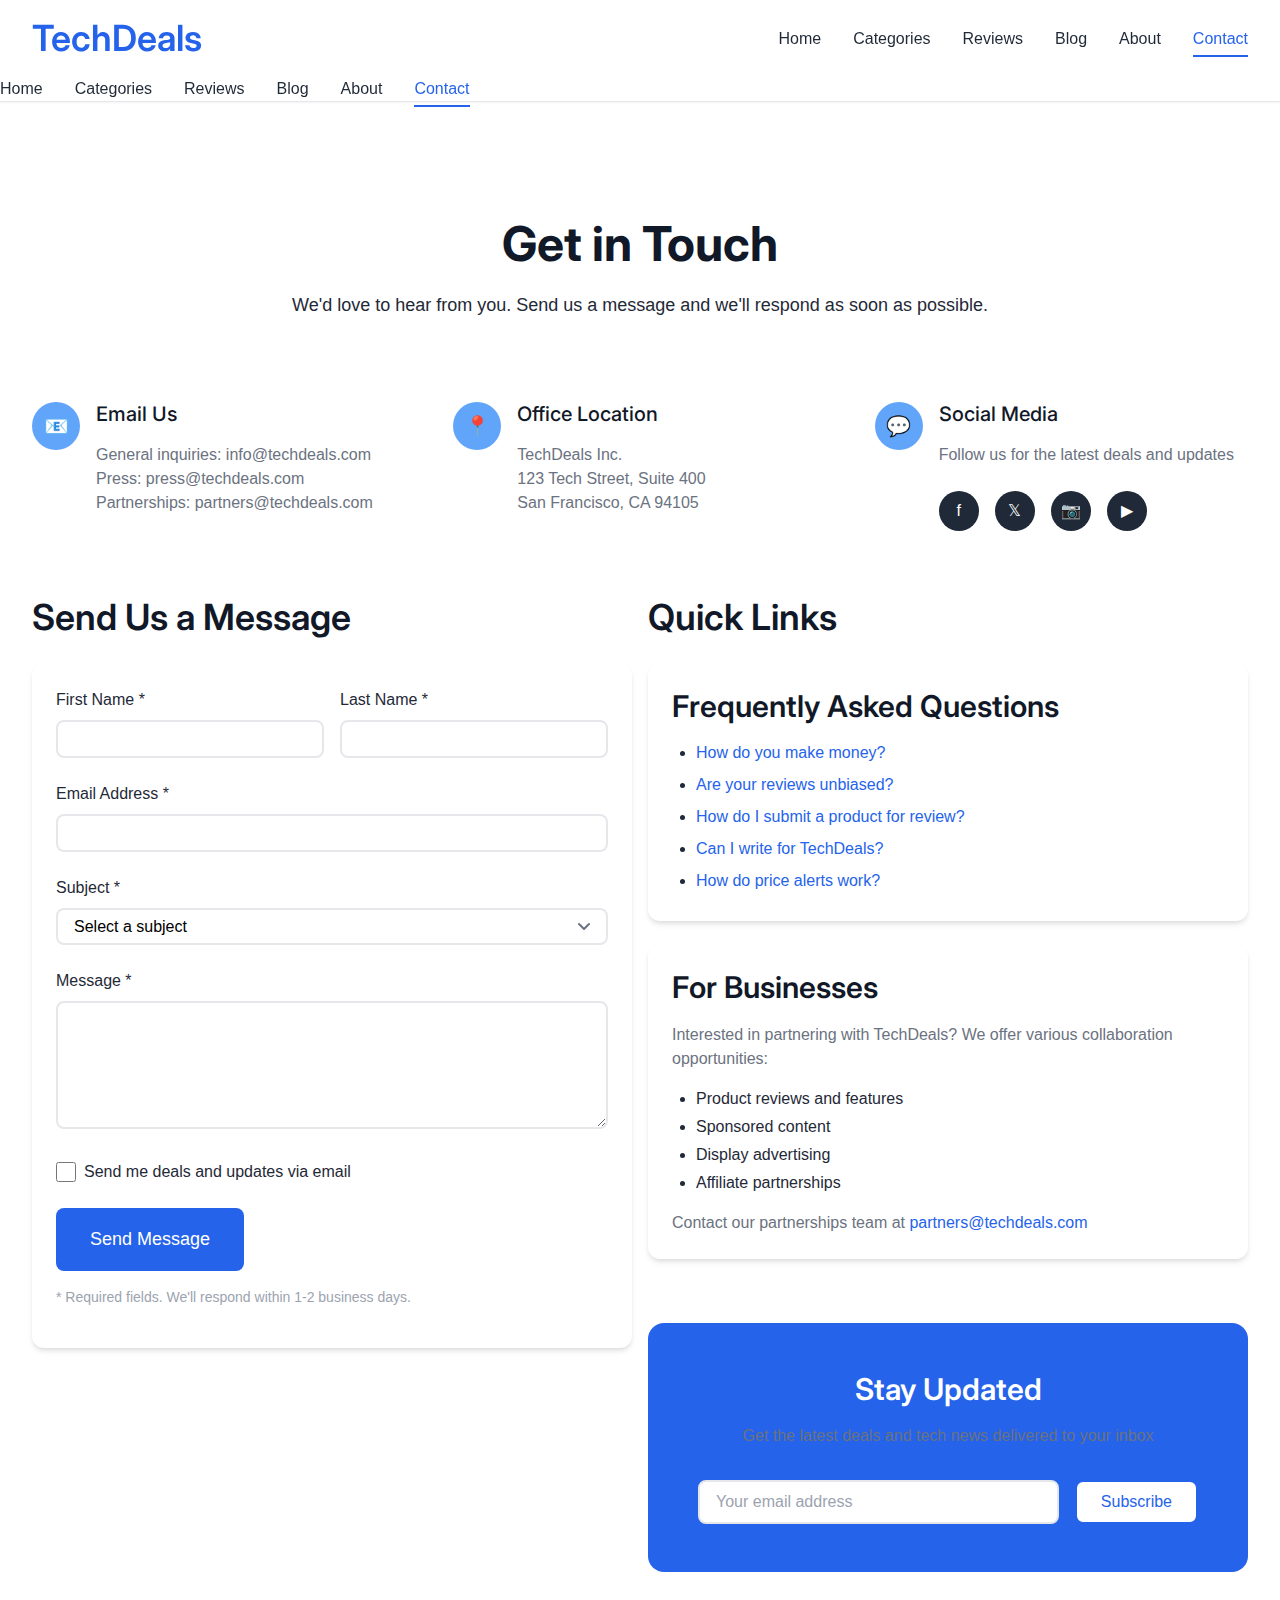
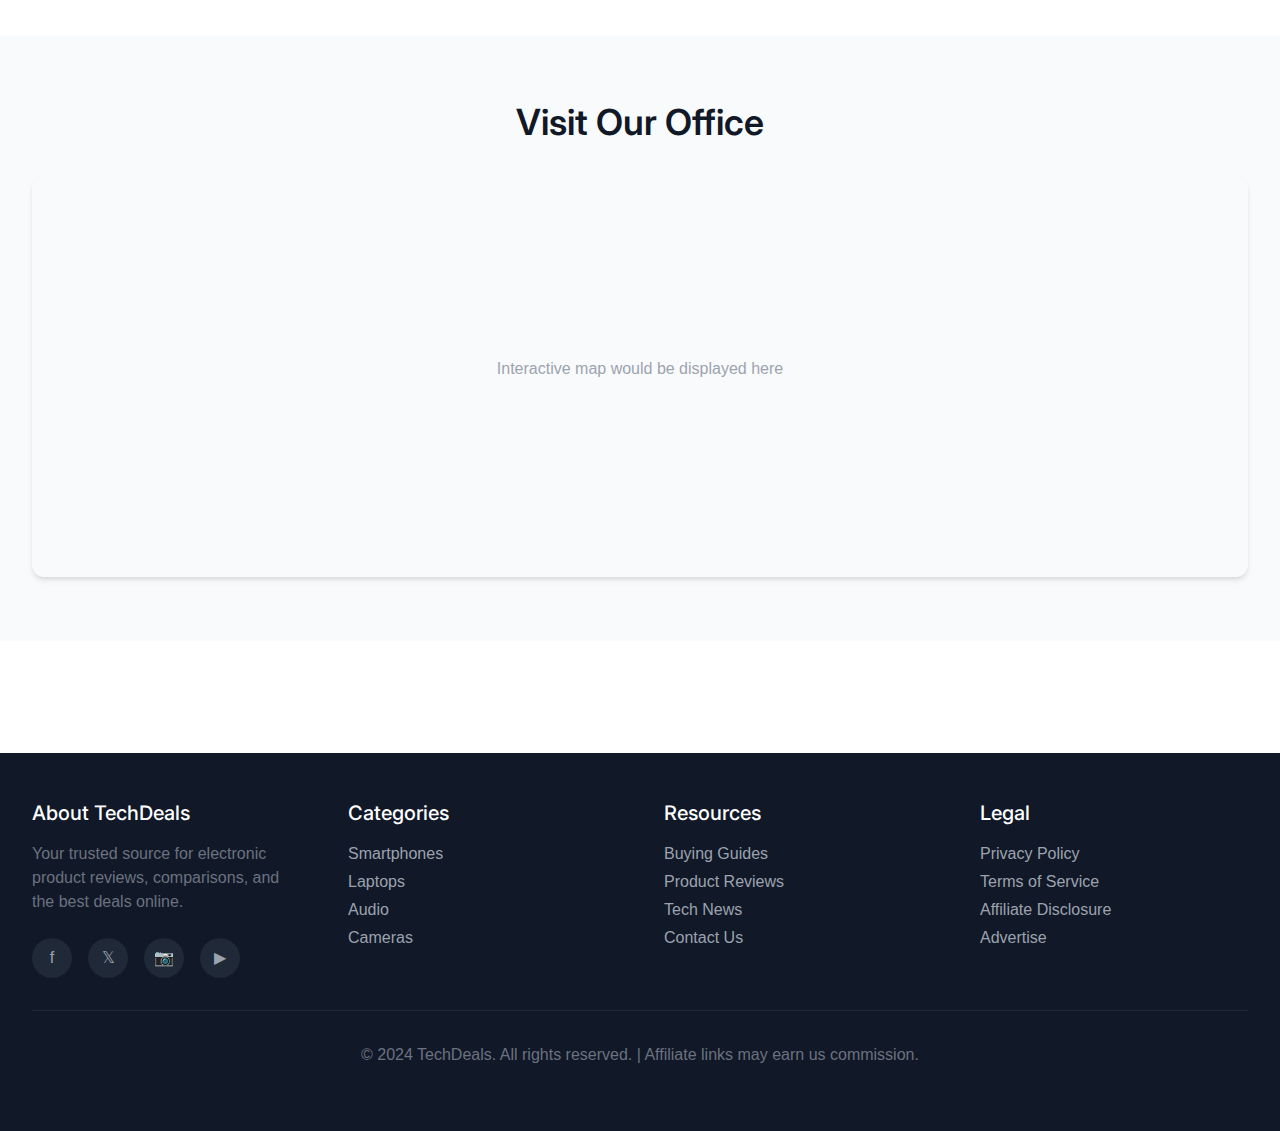
<file: contact.html>
<!DOCTYPE html>
<html lang="en">
<head>
    <meta charset="UTF-8">
    <meta name="viewport" content="width=device-width, initial-scale=1.0">
    <meta name="description" content="Contact TechDeals - Get in touch for partnerships, advertising, or general inquiries">
    <title>Contact Us - TechDeals</title>
    <link rel="stylesheet" href="css/styles.css">
</head>
<body>
    <div class="page-wrapper">
        <!-- Header -->
        <header class="header">
            <div class="container">
                <div class="header-inner">
                    <a href="index.html" class="logo">
                        <h2 style="color: var(--color-primary); margin: 0;">TechDeals</h2>
                    </a>
                    
                    <nav>
                        <ul class="nav desktop-only">
                            <li class="nav-item"><a href="index.html" class="nav-link">Home</a></li>
                            <li class="nav-item"><a href="categories.html" class="nav-link">Categories</a></li>
                            <li class="nav-item"><a href="reviews.html" class="nav-link">Reviews</a></li>
                            <li class="nav-item"><a href="blog.html" class="nav-link">Blog</a></li>
                            <li class="nav-item"><a href="about.html" class="nav-link">About</a></li>
                            <li class="nav-item"><a href="contact.html" class="nav-link active">Contact</a></li>
                        </ul>
                        
                        <button class="menu-toggle mobile-only" aria-label="Toggle navigation">
                            <span></span>
                            <span></span>
                            <span></span>
                        </button>
                    </nav>
                </div>
            </div>
            
            <!-- Mobile Navigation -->
            <ul class="nav">
                <li class="nav-item"><a href="index.html" class="nav-link">Home</a></li>
                <li class="nav-item"><a href="categories.html" class="nav-link">Categories</a></li>
                <li class="nav-item"><a href="reviews.html" class="nav-link">Reviews</a></li>
                <li class="nav-item"><a href="blog.html" class="nav-link">Blog</a></li>
                <li class="nav-item"><a href="about.html" class="nav-link">About</a></li>
                <li class="nav-item"><a href="contact.html" class="nav-link active">Contact</a></li>
            </ul>
            <div class="mobile-overlay"></div>
        </header>

        <!-- Main Content -->
        <main class="main">
            <!-- Page Header -->
            <section class="section pb-0">
                <div class="container">
                    <h1 class="text-center">Get in Touch</h1>
                    <p class="lead text-center">We'd love to hear from you. Send us a message and we'll respond as soon as possible.</p>
                </div>
            </section>

            <!-- Contact Info -->
            <section class="section">
                <div class="container">
                    <div class="contact-info mb-3xl">
                        <div class="contact-item">
                            <div class="contact-icon">
                                <span style="font-size: var(--text-xl);">📧</span>
                            </div>
                            <div>
                                <h4>Email Us</h4>
                                <p class="mb-0">General inquiries: info@techdeals.com</p>
                                <p class="mb-0">Press: press@techdeals.com</p>
                                <p>Partnerships: partners@techdeals.com</p>
                            </div>
                        </div>
                        
                        <div class="contact-item">
                            <div class="contact-icon">
                                <span style="font-size: var(--text-xl);">📍</span>
                            </div>
                            <div>
                                <h4>Office Location</h4>
                                <p class="mb-0">TechDeals Inc.</p>
                                <p class="mb-0">123 Tech Street, Suite 400</p>
                                <p>San Francisco, CA 94105</p>
                            </div>
                        </div>
                        
                        <div class="contact-item">
                            <div class="contact-icon">
                                <span style="font-size: var(--text-xl);">💬</span>
                            </div>
                            <div>
                                <h4>Social Media</h4>
                                <p class="mb-md">Follow us for the latest deals and updates</p>
                                <div class="social-links">
                                    <a href="#" class="social-link" aria-label="Facebook">f</a>
                                    <a href="#" class="social-link" aria-label="Twitter">𝕏</a>
                                    <a href="#" class="social-link" aria-label="Instagram">📷</a>
                                    <a href="#" class="social-link" aria-label="YouTube">▶</a>
                                </div>
                            </div>
                        </div>
                    </div>

                    <!-- Contact Form and Info -->
                    <div class="grid grid-cols-1 lg:grid-cols-2 gap-xl">
                        <!-- Contact Form -->
                        <div>
                            <h2 class="mb-lg">Send Us a Message</h2>
                            <form class="card">
                                <div class="card-body">
                                    <div class="grid grid-cols-1 md:grid-cols-2 gap-lg">
                                        <div class="form-group">
                                            <label for="first-name" class="form-label">First Name *</label>
                                            <input type="text" id="first-name" class="form-control" required>
                                        </div>
                                        <div class="form-group">
                                            <label for="last-name" class="form-label">Last Name *</label>
                                            <input type="text" id="last-name" class="form-control" required>
                                        </div>
                                    </div>
                                    
                                    <div class="form-group">
                                        <label for="email" class="form-label">Email Address *</label>
                                        <input type="email" id="email" class="form-control" required>
                                    </div>
                                    
                                    <div class="form-group">
                                        <label for="subject" class="form-label">Subject *</label>
                                        <select id="subject" class="form-control form-select" required>
                                            <option value="">Select a subject</option>
                                            <option value="general">General Inquiry</option>
                                            <option value="partnership">Partnership Opportunity</option>
                                            <option value="advertising">Advertising</option>
                                            <option value="press">Press Inquiry</option>
                                            <option value="feedback">Feedback</option>
                                            <option value="technical">Technical Issue</option>
                                        </select>
                                    </div>
                                    
                                    <div class="form-group">
                                        <label for="message" class="form-label">Message *</label>
                                        <textarea id="message" class="form-control" rows="6" required></textarea>
                                    </div>
                                    
                                    <div class="form-group">
                                        <div class="form-check">
                                            <input type="checkbox" id="newsletter" class="form-check-input">
                                            <label for="newsletter">Send me deals and updates via email</label>
                                        </div>
                                    </div>
                                    
                                    <button type="submit" class="btn btn-primary btn-lg">Send Message</button>
                                    
                                    <p class="text-small text-muted mt-md">* Required fields. We'll respond within 1-2 business days.</p>
                                </div>
                            </form>
                        </div>

                        <!-- Additional Info -->
                        <div>
                            <h2 class="mb-lg">Quick Links</h2>
                            
                            <!-- FAQ -->
                            <div class="card mb-lg">
                                <div class="card-body">
                                    <h3 class="mb-md">Frequently Asked Questions</h3>
                                    <ul class="mb-0">
                                        <li class="mb-sm"><a href="#">How do you make money?</a></li>
                                        <li class="mb-sm"><a href="#">Are your reviews unbiased?</a></li>
                                        <li class="mb-sm"><a href="#">How do I submit a product for review?</a></li>
                                        <li class="mb-sm"><a href="#">Can I write for TechDeals?</a></li>
                                        <li><a href="#">How do price alerts work?</a></li>
                                    </ul>
                                </div>
                            </div>

                            <!-- Business Inquiries -->
                            <div class="card mb-lg">
                                <div class="card-body">
                                    <h3 class="mb-md">For Businesses</h3>
                                    <p>Interested in partnering with TechDeals? We offer various collaboration opportunities:</p>
                                    <ul>
                                        <li>Product reviews and features</li>
                                        <li>Sponsored content</li>
                                        <li>Display advertising</li>
                                        <li>Affiliate partnerships</li>
                                    </ul>
                                    <p class="mb-0">Contact our partnerships team at <a href="mailto:partners@techdeals.com">partners@techdeals.com</a></p>
                                </div>
                            </div>

                            <!-- Newsletter -->
                            <div class="newsletter">
                                <h3>Stay Updated</h3>
                                <p>Get the latest deals and tech news delivered to your inbox</p>
                                <form class="newsletter-form">
                                    <input type="email" class="form-control" placeholder="Your email address" required>
                                    <button type="submit" class="btn btn-secondary">Subscribe</button>
                                </form>
                            </div>
                        </div>
                    </div>
                </div>
            </section>

            <!-- Map Section (Placeholder) -->
            <section class="section section-alt">
                <div class="container">
                    <h2 class="text-center mb-xl">Visit Our Office</h2>
                    <div class="card" style="height: 400px; background-color: var(--color-background-alt); display: flex; align-items: center; justify-content: center;">
                        <p class="text-muted">Interactive map would be displayed here</p>
                    </div>
                </div>
            </section>
        </main>

        <!-- Footer -->
        <footer class="footer">
            <div class="container">
                <div class="footer-content">
                    <div class="footer-section">
                        <h4>About TechDeals</h4>
                        <p>Your trusted source for electronic product reviews, comparisons, and the best deals online.</p>
                        <div class="social-links">
                            <a href="#" class="social-link" aria-label="Facebook">f</a>
                            <a href="#" class="social-link" aria-label="Twitter">𝕏</a>
                            <a href="#" class="social-link" aria-label="Instagram">📷</a>
                            <a href="#" class="social-link" aria-label="YouTube">▶</a>
                        </div>
                    </div>
                    
                    <div class="footer-section">
                        <h4>Categories</h4>
                        <ul>
                            <li><a href="category-detail.html">Smartphones</a></li>
                            <li><a href="category-detail.html">Laptops</a></li>
                            <li><a href="category-detail.html">Audio</a></li>
                            <li><a href="category-detail.html">Cameras</a></li>
                        </ul>
                    </div>
                    
                    <div class="footer-section">
                        <h4>Resources</h4>
                        <ul>
                            <li><a href="blog.html">Buying Guides</a></li>
                            <li><a href="reviews.html">Product Reviews</a></li>
                            <li><a href="blog.html">Tech News</a></li>
                            <li><a href="contact.html">Contact Us</a></li>
                        </ul>
                    </div>
                    
                    <div class="footer-section">
                        <h4>Legal</h4>
                        <ul>
                            <li><a href="legal.html">Privacy Policy</a></li>
                            <li><a href="legal.html">Terms of Service</a></li>
                            <li><a href="legal.html">Affiliate Disclosure</a></li>
                            <li><a href="contact.html">Advertise</a></li>
                        </ul>
                    </div>
                </div>
                
                <div class="footer-bottom">
                    <p>&copy; 2024 TechDeals. All rights reserved. | Affiliate links may earn us commission.</p>
                </div>
            </div>
        </footer>
    </div>

    <!-- Scroll to top button -->
    <button class="scroll-top" aria-label="Scroll to top">↑</button>

    <!-- Simple JavaScript for mobile menu -->
    <script>
        // Mobile menu toggle
        const menuToggle = document.querySelector('.menu-toggle');
        const nav = document.querySelector('.nav:not(.desktop-only)');
        const overlay = document.querySelector('.mobile-overlay');
        
        menuToggle?.addEventListener('click', () => {
            nav.classList.toggle('active');
            overlay.classList.toggle('active');
        });
        
        overlay?.addEventListener('click', () => {
            nav.classList.remove('active');
            overlay.classList.remove('active');
        });
        
        // Scroll to top
        const scrollTop = document.querySelector('.scroll-top');
        
        window.addEventListener('scroll', () => {
            if (window.scrollY > 300) {
                scrollTop.classList.add('visible');
            } else {
                scrollTop.classList.remove('visible');
            }
        });
        
        scrollTop?.addEventListener('click', () => {
            window.scrollTo({ top: 0, behavior: 'smooth' });
        });
        
        // Form submission (demo)
        const contactForm = document.querySelector('form');
        contactForm?.addEventListener('submit', (e) => {
            e.preventDefault();
            alert('Thank you for your message! We\'ll get back to you soon.');
            contactForm.reset();
        });
    </script>
</body>
</html>
</file>
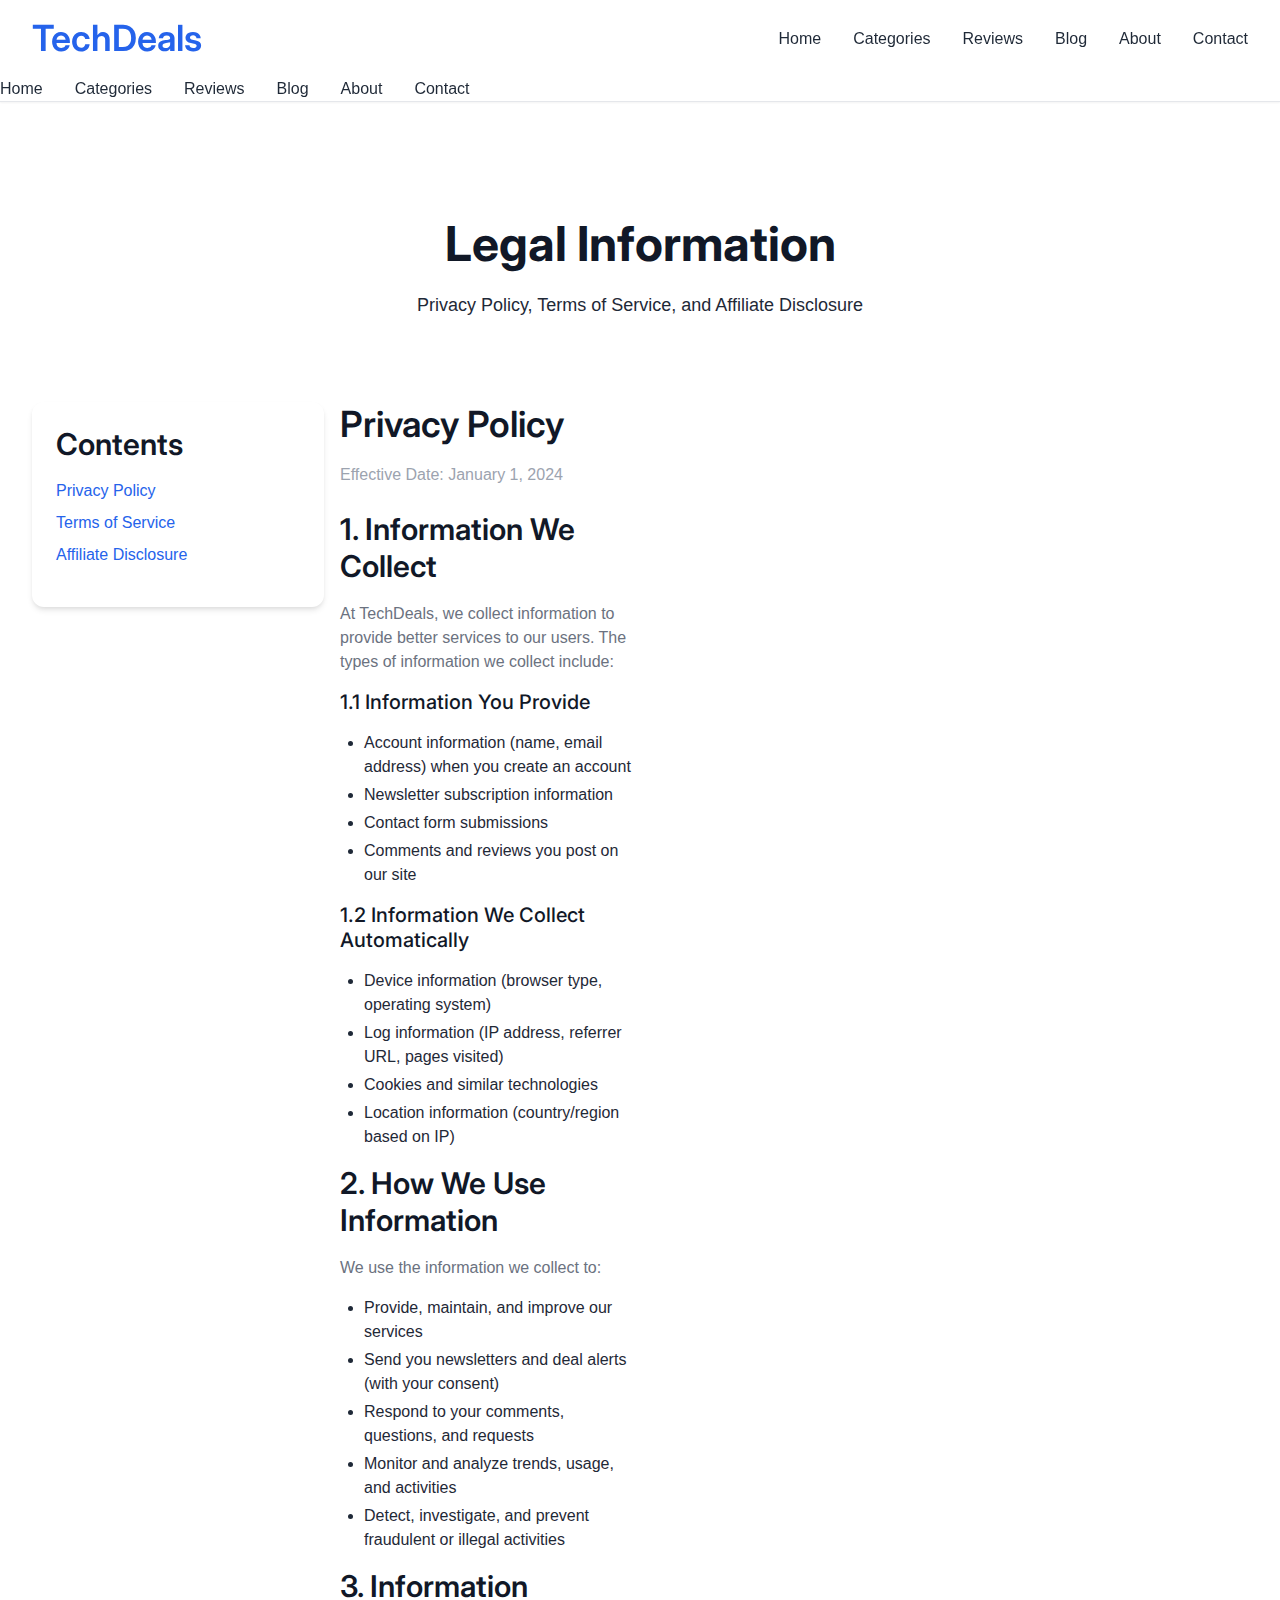
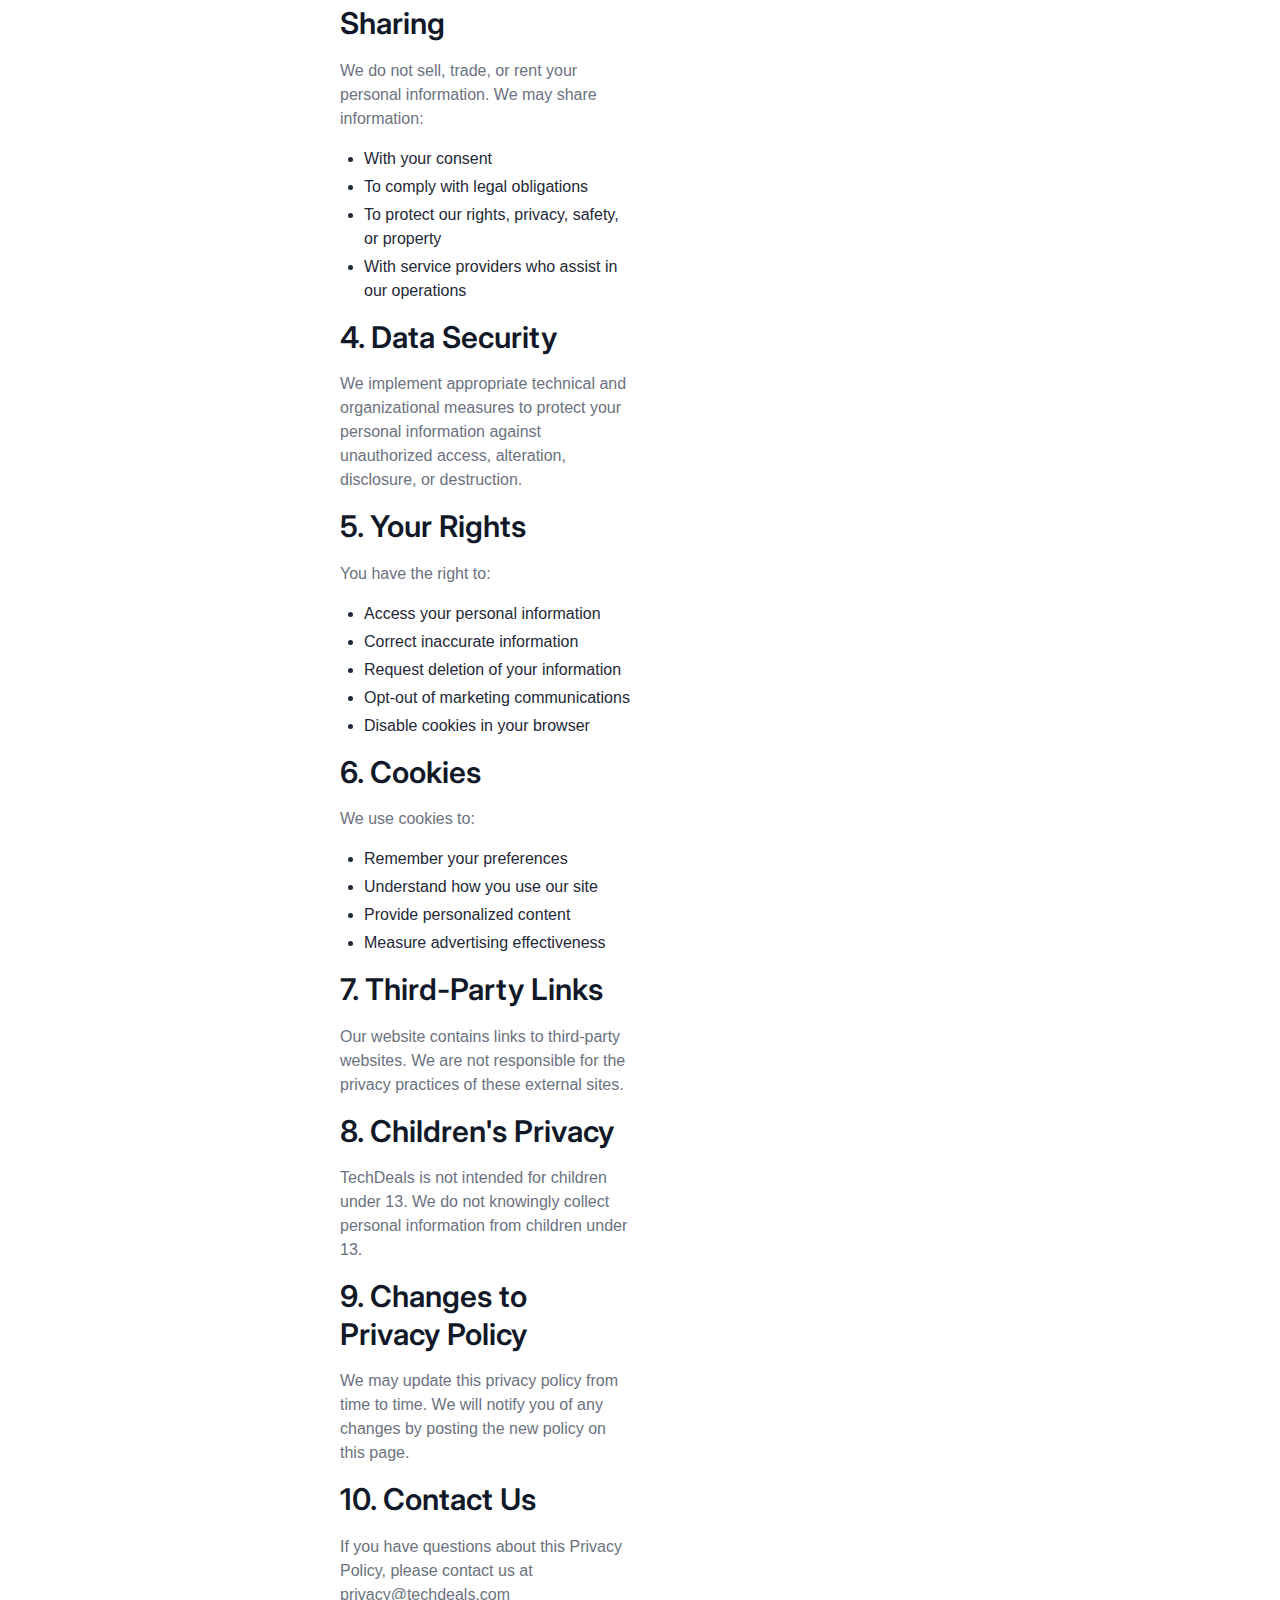
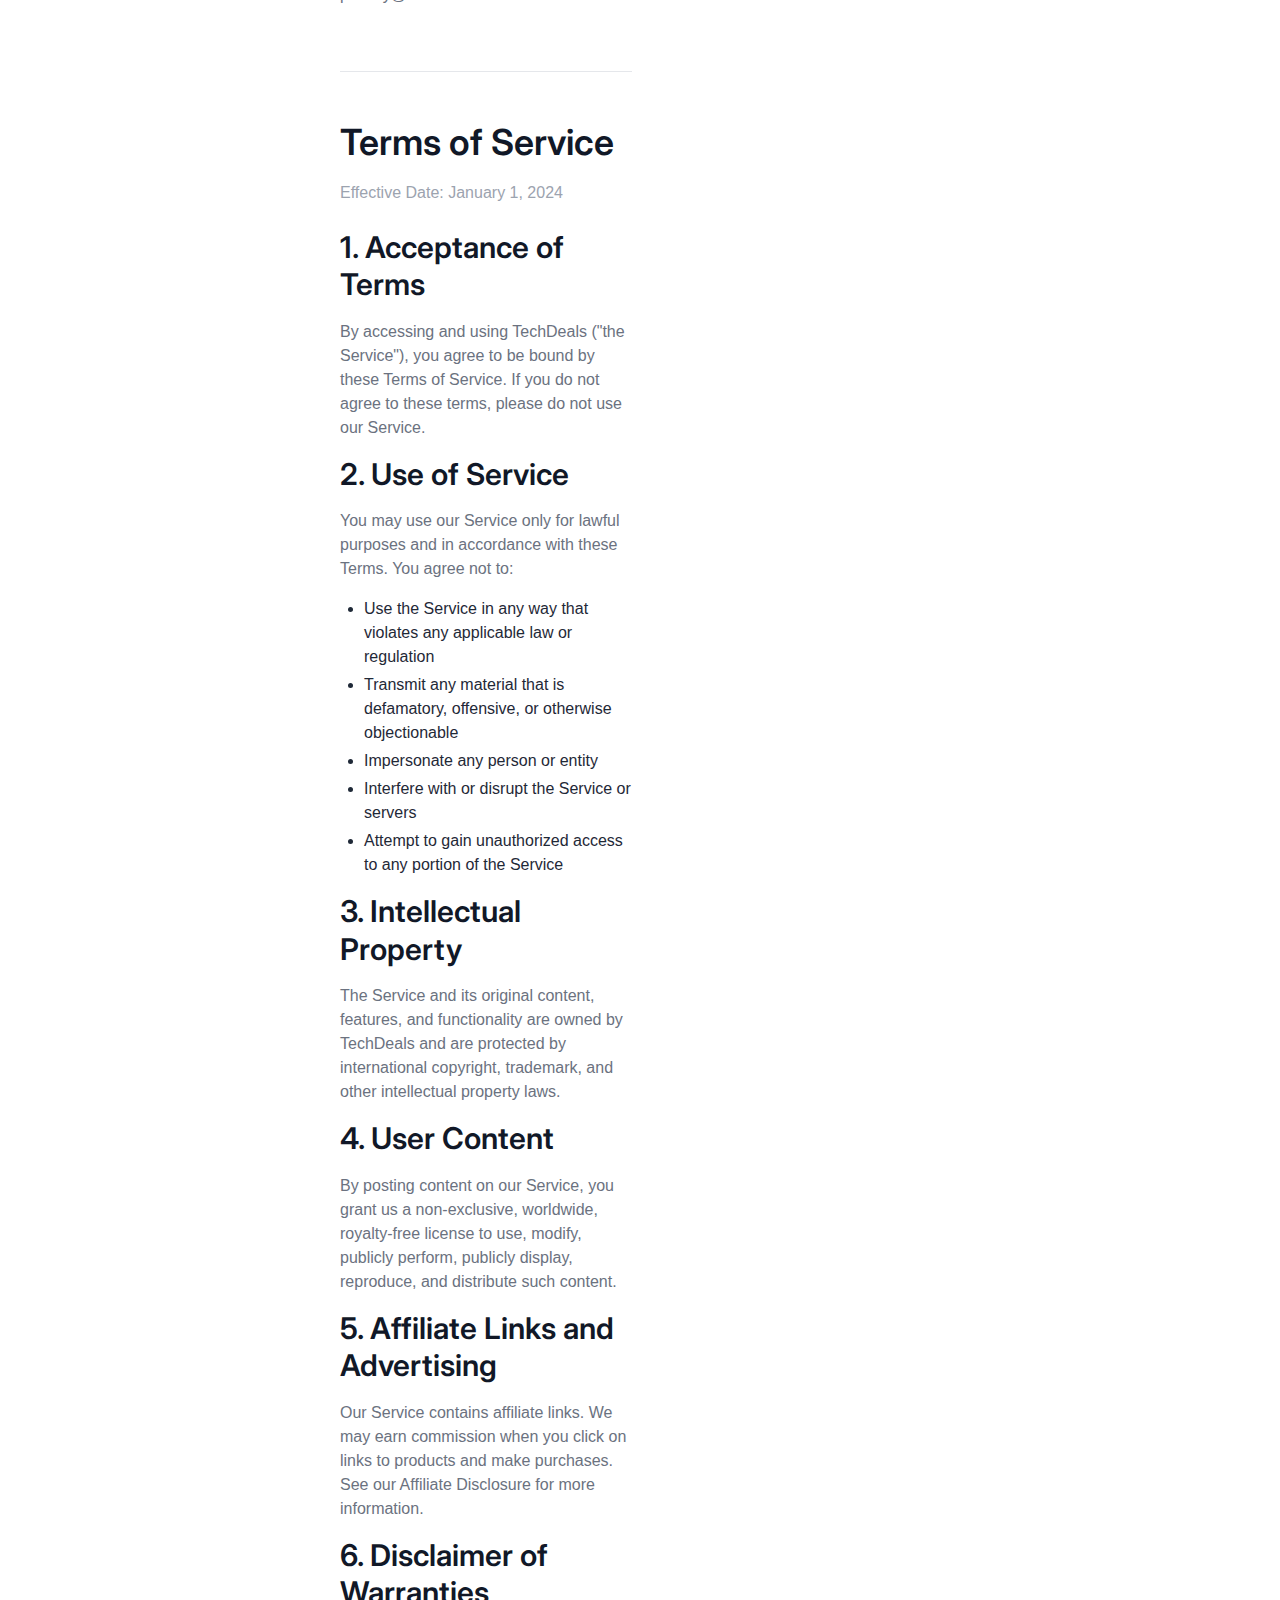
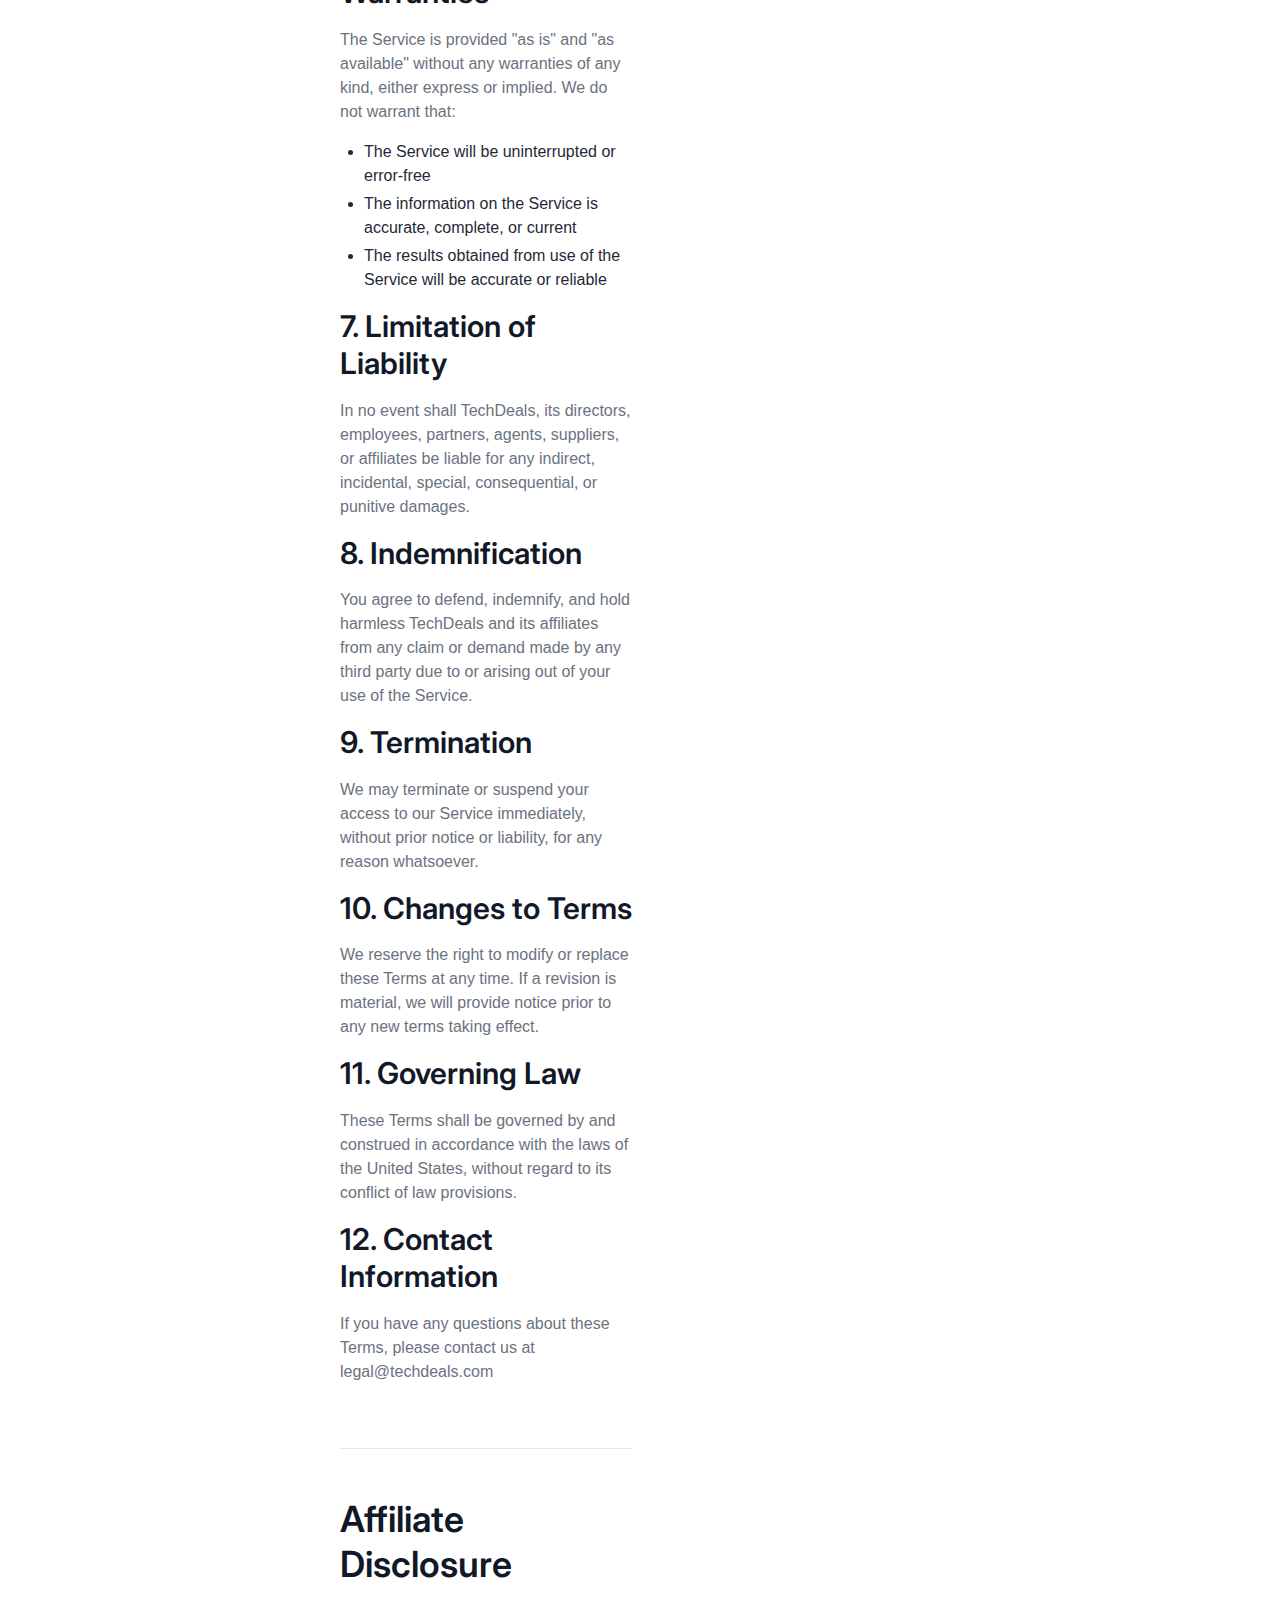
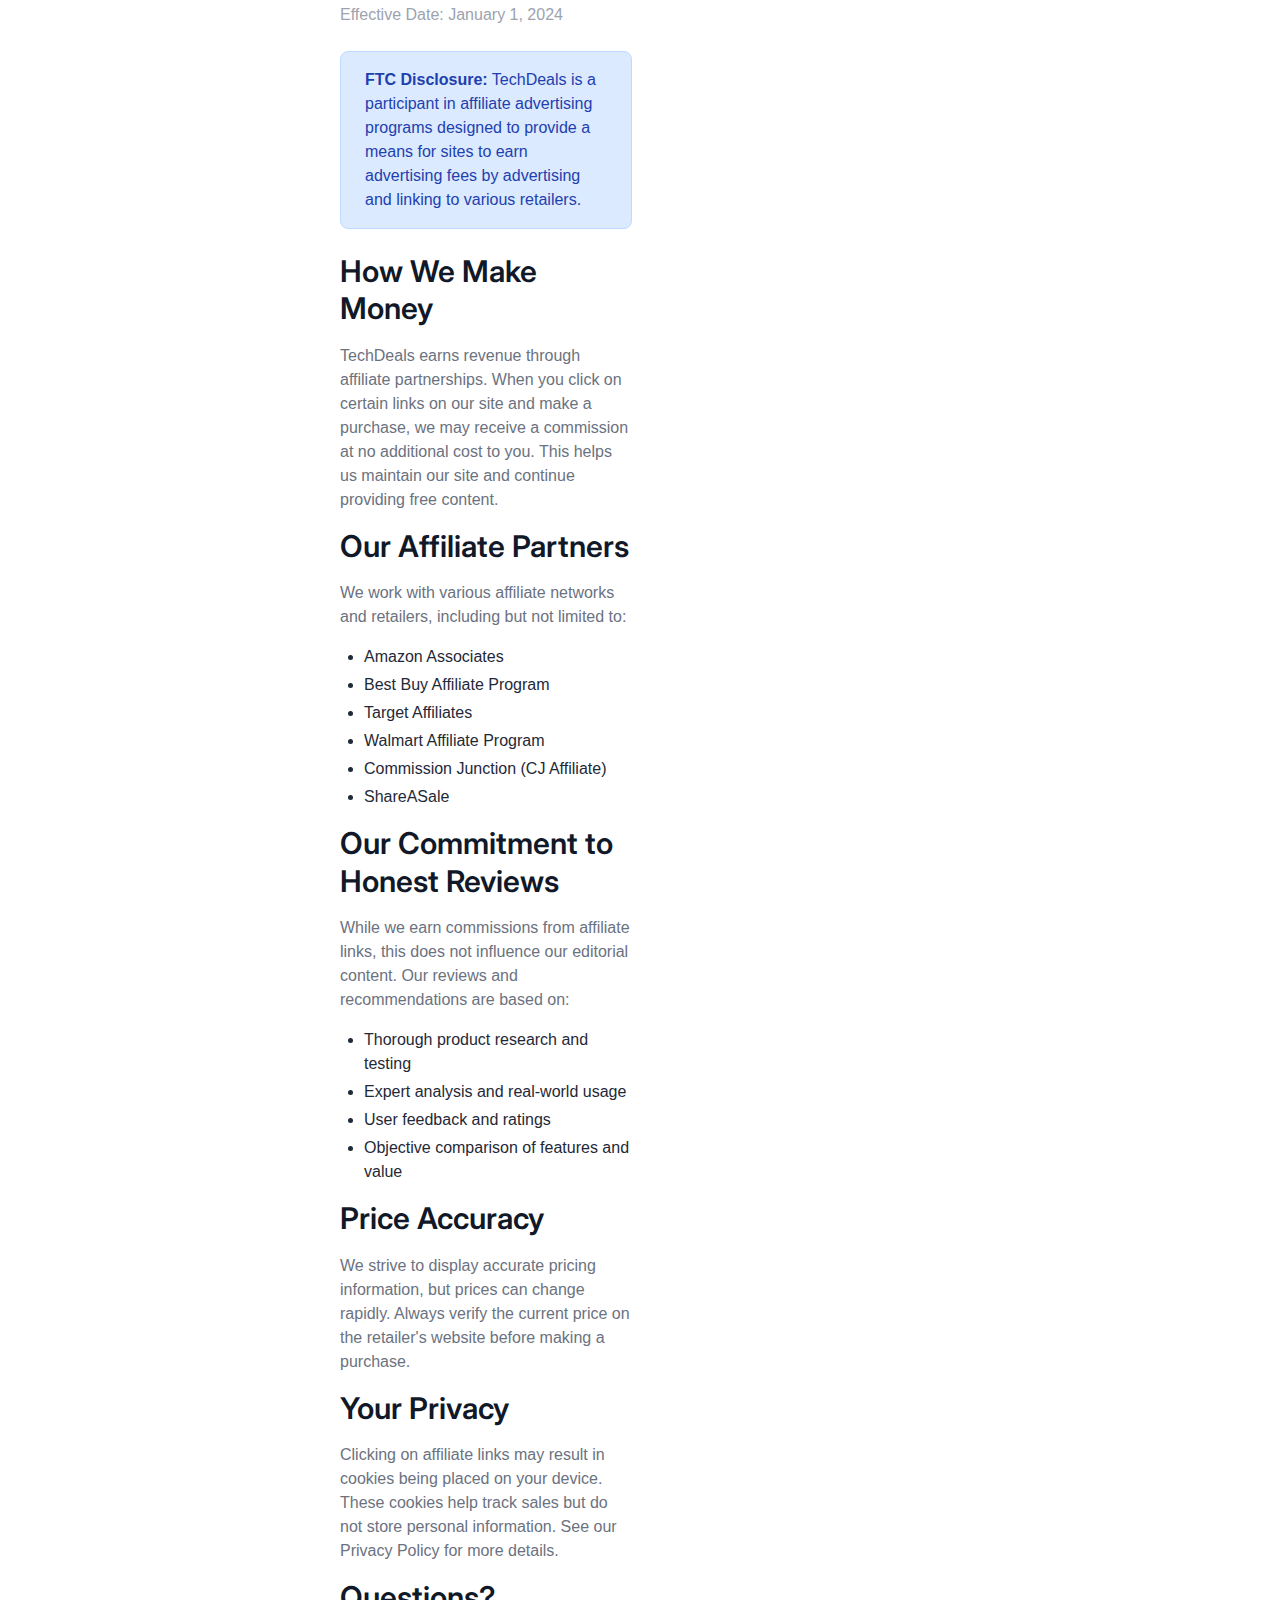
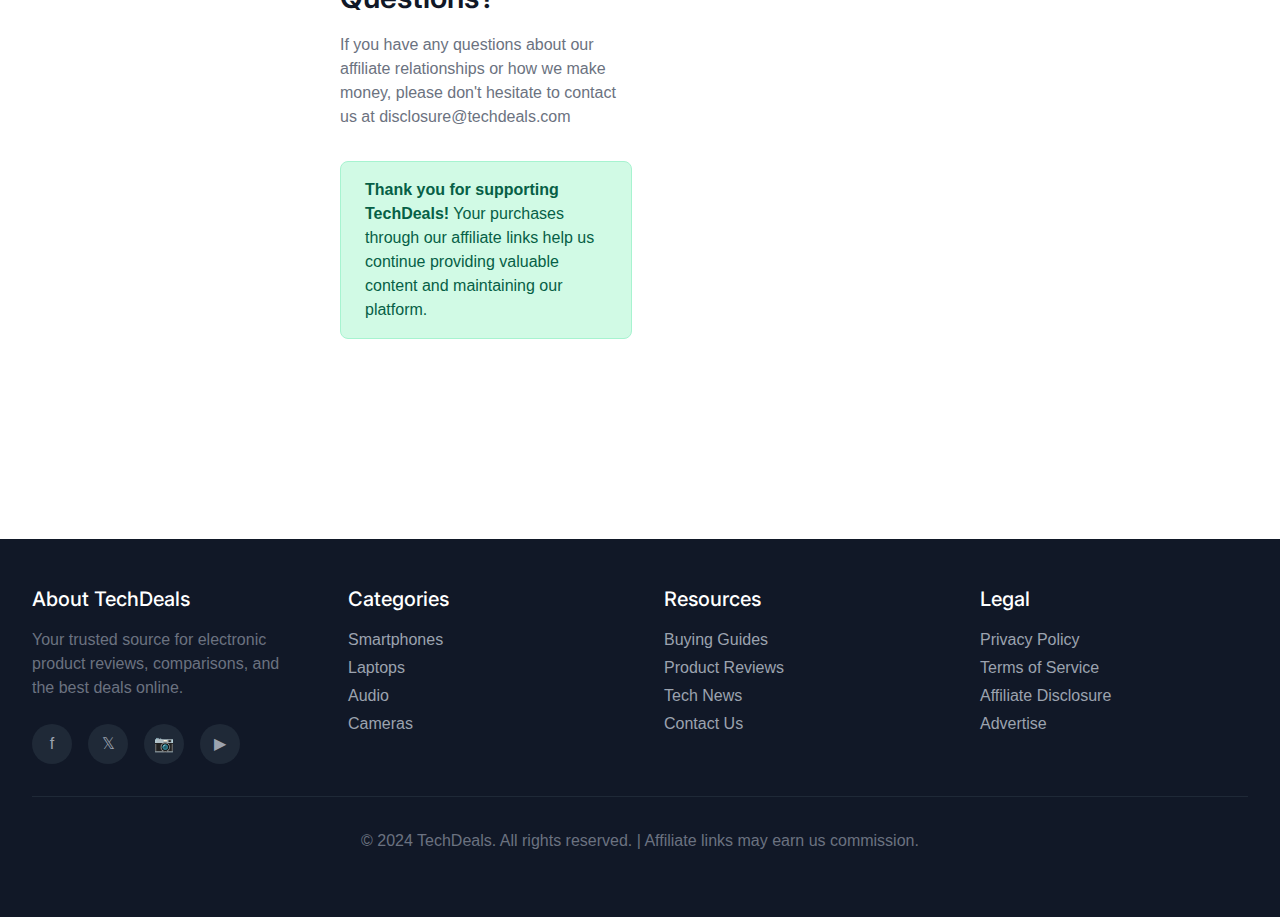
<file: legal.html>
<!DOCTYPE html>
<html lang="en">
<head>
    <meta charset="UTF-8">
    <meta name="viewport" content="width=device-width, initial-scale=1.0">
    <meta name="description" content="TechDeals Legal - Privacy Policy, Terms of Service, and Affiliate Disclosure">
    <title>Legal Information - TechDeals</title>
    <link rel="stylesheet" href="css/styles.css">
</head>
<body>
    <div class="page-wrapper">
        <!-- Header -->
        <header class="header">
            <div class="container">
                <div class="header-inner">
                    <a href="index.html" class="logo">
                        <h2 style="color: var(--color-primary); margin: 0;">TechDeals</h2>
                    </a>
                    
                    <nav>
                        <ul class="nav desktop-only">
                            <li class="nav-item"><a href="index.html" class="nav-link">Home</a></li>
                            <li class="nav-item"><a href="categories.html" class="nav-link">Categories</a></li>
                            <li class="nav-item"><a href="reviews.html" class="nav-link">Reviews</a></li>
                            <li class="nav-item"><a href="blog.html" class="nav-link">Blog</a></li>
                            <li class="nav-item"><a href="about.html" class="nav-link">About</a></li>
                            <li class="nav-item"><a href="contact.html" class="nav-link">Contact</a></li>
                        </ul>
                        
                        <button class="menu-toggle mobile-only" aria-label="Toggle navigation">
                            <span></span>
                            <span></span>
                            <span></span>
                        </button>
                    </nav>
                </div>
            </div>
            
            <!-- Mobile Navigation -->
            <ul class="nav">
                <li class="nav-item"><a href="index.html" class="nav-link">Home</a></li>
                <li class="nav-item"><a href="categories.html" class="nav-link">Categories</a></li>
                <li class="nav-item"><a href="reviews.html" class="nav-link">Reviews</a></li>
                <li class="nav-item"><a href="blog.html" class="nav-link">Blog</a></li>
                <li class="nav-item"><a href="about.html" class="nav-link">About</a></li>
                <li class="nav-item"><a href="contact.html" class="nav-link">Contact</a></li>
            </ul>
            <div class="mobile-overlay"></div>
        </header>

        <!-- Main Content -->
        <main class="main">
            <!-- Page Header -->
            <section class="section pb-0">
                <div class="container">
                    <h1 class="text-center">Legal Information</h1>
                    <p class="lead text-center">Privacy Policy, Terms of Service, and Affiliate Disclosure</p>
                </div>
            </section>

            <!-- Legal Content -->
            <section class="section">
                <div class="container">
                    <div class="grid grid-cols-1 lg:grid-cols-4 gap-xl">
                        <!-- Table of Contents -->
                        <aside class="lg:col-span-1">
                            <div class="card sticky" style="top: calc(80px + var(--space-lg));">
                                <div class="card-body">
                                    <h3 class="mb-md">Contents</h3>
                                    <ul style="list-style: none; padding: 0;">
                                        <li class="mb-sm"><a href="#privacy">Privacy Policy</a></li>
                                        <li class="mb-sm"><a href="#terms">Terms of Service</a></li>
                                        <li><a href="#affiliate">Affiliate Disclosure</a></li>
                                    </ul>
                                </div>
                            </div>
                        </aside>

                        <!-- Legal Text -->
                        <div class="lg:col-span-3">
                            <!-- Privacy Policy -->
                            <section id="privacy" class="mb-3xl">
                                <h2>Privacy Policy</h2>
                                <p class="text-muted mb-lg">Effective Date: January 1, 2024</p>

                                <h3>1. Information We Collect</h3>
                                <p>At TechDeals, we collect information to provide better services to our users. The types of information we collect include:</p>
                                
                                <h4>1.1 Information You Provide</h4>
                                <ul>
                                    <li>Account information (name, email address) when you create an account</li>
                                    <li>Newsletter subscription information</li>
                                    <li>Contact form submissions</li>
                                    <li>Comments and reviews you post on our site</li>
                                </ul>

                                <h4>1.2 Information We Collect Automatically</h4>
                                <ul>
                                    <li>Device information (browser type, operating system)</li>
                                    <li>Log information (IP address, referrer URL, pages visited)</li>
                                    <li>Cookies and similar technologies</li>
                                    <li>Location information (country/region based on IP)</li>
                                </ul>

                                <h3>2. How We Use Information</h3>
                                <p>We use the information we collect to:</p>
                                <ul>
                                    <li>Provide, maintain, and improve our services</li>
                                    <li>Send you newsletters and deal alerts (with your consent)</li>
                                    <li>Respond to your comments, questions, and requests</li>
                                    <li>Monitor and analyze trends, usage, and activities</li>
                                    <li>Detect, investigate, and prevent fraudulent or illegal activities</li>
                                </ul>

                                <h3>3. Information Sharing</h3>
                                <p>We do not sell, trade, or rent your personal information. We may share information:</p>
                                <ul>
                                    <li>With your consent</li>
                                    <li>To comply with legal obligations</li>
                                    <li>To protect our rights, privacy, safety, or property</li>
                                    <li>With service providers who assist in our operations</li>
                                </ul>

                                <h3>4. Data Security</h3>
                                <p>We implement appropriate technical and organizational measures to protect your personal information against unauthorized access, alteration, disclosure, or destruction.</p>

                                <h3>5. Your Rights</h3>
                                <p>You have the right to:</p>
                                <ul>
                                    <li>Access your personal information</li>
                                    <li>Correct inaccurate information</li>
                                    <li>Request deletion of your information</li>
                                    <li>Opt-out of marketing communications</li>
                                    <li>Disable cookies in your browser</li>
                                </ul>

                                <h3>6. Cookies</h3>
                                <p>We use cookies to:</p>
                                <ul>
                                    <li>Remember your preferences</li>
                                    <li>Understand how you use our site</li>
                                    <li>Provide personalized content</li>
                                    <li>Measure advertising effectiveness</li>
                                </ul>

                                <h3>7. Third-Party Links</h3>
                                <p>Our website contains links to third-party websites. We are not responsible for the privacy practices of these external sites.</p>

                                <h3>8. Children's Privacy</h3>
                                <p>TechDeals is not intended for children under 13. We do not knowingly collect personal information from children under 13.</p>

                                <h3>9. Changes to Privacy Policy</h3>
                                <p>We may update this privacy policy from time to time. We will notify you of any changes by posting the new policy on this page.</p>

                                <h3>10. Contact Us</h3>
                                <p>If you have questions about this Privacy Policy, please contact us at privacy@techdeals.com</p>
                            </section>

                            <hr>

                            <!-- Terms of Service -->
                            <section id="terms" class="mb-3xl">
                                <h2>Terms of Service</h2>
                                <p class="text-muted mb-lg">Effective Date: January 1, 2024</p>

                                <h3>1. Acceptance of Terms</h3>
                                <p>By accessing and using TechDeals ("the Service"), you agree to be bound by these Terms of Service. If you do not agree to these terms, please do not use our Service.</p>

                                <h3>2. Use of Service</h3>
                                <p>You may use our Service only for lawful purposes and in accordance with these Terms. You agree not to:</p>
                                <ul>
                                    <li>Use the Service in any way that violates any applicable law or regulation</li>
                                    <li>Transmit any material that is defamatory, offensive, or otherwise objectionable</li>
                                    <li>Impersonate any person or entity</li>
                                    <li>Interfere with or disrupt the Service or servers</li>
                                    <li>Attempt to gain unauthorized access to any portion of the Service</li>
                                </ul>

                                <h3>3. Intellectual Property</h3>
                                <p>The Service and its original content, features, and functionality are owned by TechDeals and are protected by international copyright, trademark, and other intellectual property laws.</p>

                                <h3>4. User Content</h3>
                                <p>By posting content on our Service, you grant us a non-exclusive, worldwide, royalty-free license to use, modify, publicly perform, publicly display, reproduce, and distribute such content.</p>

                                <h3>5. Affiliate Links and Advertising</h3>
                                <p>Our Service contains affiliate links. We may earn commission when you click on links to products and make purchases. See our Affiliate Disclosure for more information.</p>

                                <h3>6. Disclaimer of Warranties</h3>
                                <p>The Service is provided "as is" and "as available" without any warranties of any kind, either express or implied. We do not warrant that:</p>
                                <ul>
                                    <li>The Service will be uninterrupted or error-free</li>
                                    <li>The information on the Service is accurate, complete, or current</li>
                                    <li>The results obtained from use of the Service will be accurate or reliable</li>
                                </ul>

                                <h3>7. Limitation of Liability</h3>
                                <p>In no event shall TechDeals, its directors, employees, partners, agents, suppliers, or affiliates be liable for any indirect, incidental, special, consequential, or punitive damages.</p>

                                <h3>8. Indemnification</h3>
                                <p>You agree to defend, indemnify, and hold harmless TechDeals and its affiliates from any claim or demand made by any third party due to or arising out of your use of the Service.</p>

                                <h3>9. Termination</h3>
                                <p>We may terminate or suspend your access to our Service immediately, without prior notice or liability, for any reason whatsoever.</p>

                                <h3>10. Changes to Terms</h3>
                                <p>We reserve the right to modify or replace these Terms at any time. If a revision is material, we will provide notice prior to any new terms taking effect.</p>

                                <h3>11. Governing Law</h3>
                                <p>These Terms shall be governed by and construed in accordance with the laws of the United States, without regard to its conflict of law provisions.</p>

                                <h3>12. Contact Information</h3>
                                <p>If you have any questions about these Terms, please contact us at legal@techdeals.com</p>
                            </section>

                            <hr>

                            <!-- Affiliate Disclosure -->
                            <section id="affiliate">
                                <h2>Affiliate Disclosure</h2>
                                <p class="text-muted mb-lg">Effective Date: January 1, 2024</p>

                                <div class="alert alert-info mb-lg">
                                    <strong>FTC Disclosure:</strong> TechDeals is a participant in affiliate advertising programs designed to provide a means for sites to earn advertising fees by advertising and linking to various retailers.
                                </div>

                                <h3>How We Make Money</h3>
                                <p>TechDeals earns revenue through affiliate partnerships. When you click on certain links on our site and make a purchase, we may receive a commission at no additional cost to you. This helps us maintain our site and continue providing free content.</p>

                                <h3>Our Affiliate Partners</h3>
                                <p>We work with various affiliate networks and retailers, including but not limited to:</p>
                                <ul>
                                    <li>Amazon Associates</li>
                                    <li>Best Buy Affiliate Program</li>
                                    <li>Target Affiliates</li>
                                    <li>Walmart Affiliate Program</li>
                                    <li>Commission Junction (CJ Affiliate)</li>
                                    <li>ShareASale</li>
                                </ul>

                                <h3>Our Commitment to Honest Reviews</h3>
                                <p>While we earn commissions from affiliate links, this does not influence our editorial content. Our reviews and recommendations are based on:</p>
                                <ul>
                                    <li>Thorough product research and testing</li>
                                    <li>Expert analysis and real-world usage</li>
                                    <li>User feedback and ratings</li>
                                    <li>Objective comparison of features and value</li>
                                </ul>

                                <h3>Price Accuracy</h3>
                                <p>We strive to display accurate pricing information, but prices can change rapidly. Always verify the current price on the retailer's website before making a purchase.</p>

                                <h3>Your Privacy</h3>
                                <p>Clicking on affiliate links may result in cookies being placed on your device. These cookies help track sales but do not store personal information. See our Privacy Policy for more details.</p>

                                <h3>Questions?</h3>
                                <p>If you have any questions about our affiliate relationships or how we make money, please don't hesitate to contact us at disclosure@techdeals.com</p>

                                <div class="alert alert-success mt-xl">
                                    <strong>Thank you for supporting TechDeals!</strong> Your purchases through our affiliate links help us continue providing valuable content and maintaining our platform.
                                </div>
                            </section>
                        </div>
                    </div>
                </div>
            </section>
        </main>

        <!-- Footer -->
        <footer class="footer">
            <div class="container">
                <div class="footer-content">
                    <div class="footer-section">
                        <h4>About TechDeals</h4>
                        <p>Your trusted source for electronic product reviews, comparisons, and the best deals online.</p>
                        <div class="social-links">
                            <a href="#" class="social-link" aria-label="Facebook">f</a>
                            <a href="#" class="social-link" aria-label="Twitter">𝕏</a>
                            <a href="#" class="social-link" aria-label="Instagram">📷</a>
                            <a href="#" class="social-link" aria-label="YouTube">▶</a>
                        </div>
                    </div>
                    
                    <div class="footer-section">
                        <h4>Categories</h4>
                        <ul>
                            <li><a href="category-detail.html">Smartphones</a></li>
                            <li><a href="category-detail.html">Laptops</a></li>
                            <li><a href="category-detail.html">Audio</a></li>
                            <li><a href="category-detail.html">Cameras</a></li>
                        </ul>
                    </div>
                    
                    <div class="footer-section">
                        <h4>Resources</h4>
                        <ul>
                            <li><a href="blog.html">Buying Guides</a></li>
                            <li><a href="reviews.html">Product Reviews</a></li>
                            <li><a href="blog.html">Tech News</a></li>
                            <li><a href="contact.html">Contact Us</a></li>
                        </ul>
                    </div>
                    
                    <div class="footer-section">
                        <h4>Legal</h4>
                        <ul>
                            <li><a href="#privacy">Privacy Policy</a></li>
                            <li><a href="#terms">Terms of Service</a></li>
                            <li><a href="#affiliate">Affiliate Disclosure</a></li>
                            <li><a href="contact.html">Advertise</a></li>
                        </ul>
                    </div>
                </div>
                
                <div class="footer-bottom">
                    <p>&copy; 2024 TechDeals. All rights reserved. | Affiliate links may earn us commission.</p>
                </div>
            </div>
        </footer>
    </div>

    <!-- Scroll to top button -->
    <button class="scroll-top" aria-label="Scroll to top">↑</button>

    <!-- Simple JavaScript for mobile menu and smooth scroll -->
    <script>
        // Mobile menu toggle
        const menuToggle = document.querySelector('.menu-toggle');
        const nav = document.querySelector('.nav:not(.desktop-only)');
        const overlay = document.querySelector('.mobile-overlay');
        
        menuToggle?.addEventListener('click', () => {
            nav.classList.toggle('active');
            overlay.classList.toggle('active');
        });
        
        overlay?.addEventListener('click', () => {
            nav.classList.remove('active');
            overlay.classList.remove('active');
        });
        
        // Scroll to top
        const scrollTop = document.querySelector('.scroll-top');
        
        window.addEventListener('scroll', () => {
            if (window.scrollY > 300) {
                scrollTop.classList.add('visible');
            } else {
                scrollTop.classList.remove('visible');
            }
        });
        
        scrollTop?.addEventListener('click', () => {
            window.scrollTo({ top: 0, behavior: 'smooth' });
        });
        
        // Smooth scroll for anchor links
        document.querySelectorAll('a[href^="#"]').forEach(anchor => {
            anchor.addEventListener('click', function (e) {
                e.preventDefault();
                const target = document.querySelector(this.getAttribute('href'));
                if (target) {
                    target.scrollIntoView({
                        behavior: 'smooth',
                        block: 'start'
                    });
                }
            });
        });
    </script>
</body>
</html>
</file>
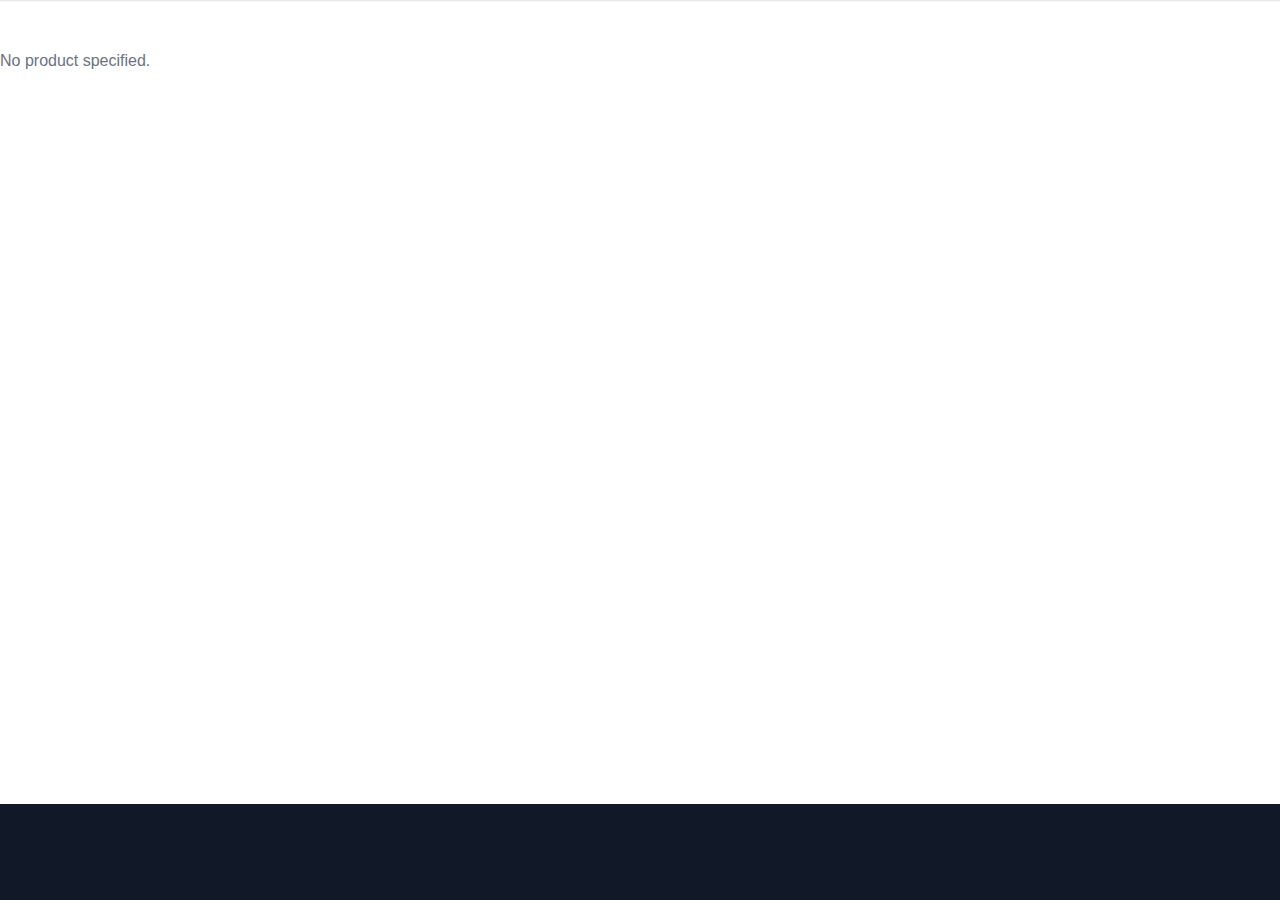
<file: product.html>
<!DOCTYPE html>
<html lang="en">
<head>
    <meta charset="UTF-8">
    <meta name="viewport" content="width=device-width, initial-scale=1.0">
    <meta name="description" content="Product details, reviews, and best prices for electronics.">
    <title>Product Details | TechDeals</title>

    <!-- Preload critical assets -->
    <link rel="preload" href="css/modern.css" as="style">
    <link rel="preload" href="assets/scripts/product-page.js" as="script">
    
    <!-- Stylesheets -->
    <link rel="stylesheet" href="css/modern.css">
    <link rel="stylesheet" href="css/animations.css">
    <link rel="stylesheet" href="css/styles.css">
    
    <!-- Google Analytics -->
    <script async src="https://www.googletagmanager.com/gtag/js?id=G-XXXXXXXXXX"></script>
    
    <!-- Schema.org will be dynamically injected -->
</head>
<body>
    <div class="page-wrapper">
        <!-- Notification Container -->
        <div id="notification-container" class="notification-container"></div>

        <!-- Header -->
        <header class="header">
            <!-- Header content will be loaded from a template or here -->
        </header>

        <!-- Main Content -->
        <main class="main" id="product-detail-container">
            <!-- Product details will be dynamically loaded here -->
            <!-- Skeleton Loader -->
            <div class="container skeleton-loader">
                <div class="breadcrumb skeleton" style="width: 40%;"></div>
                <div class="grid grid-cols-1 lg:grid-cols-2 gap-xl">
                    <div class="gallery">
                        <div class="gallery-main skeleton" style="aspect-ratio: 1;"></div>
                        <div class="gallery-thumbs">
                            <div class="gallery-thumb skeleton"></div>
                            <div class="gallery-thumb skeleton"></div>
                            <div class="gallery-thumb skeleton"></div>
                            <div class="gallery-thumb skeleton"></div>
                        </div>
                    </div>
                    <div>
                        <h1 class="skeleton" style="width: 70%; height: 2.5rem;"></h1>
                        <div class="skeleton" style="width: 50%; height: 1.5rem; margin-top: 1rem;"></div>
                        <div class="skeleton" style="width: 100%; height: 6rem; margin-top: 1rem;"></div>
                        <div class="skeleton" style="width: 100%; height: 8rem; margin-top: 2rem;"></div>
                        <div class="skeleton" style="width: 80%; height: 10rem; margin-top: 2rem;"></div>
                    </div>
                </div>
            </div>
        </main>

        <!-- Related Products Section -->
        <section class="section" id="related-products-section" style="display: none;">
            <div class="container">
                <h2 class="section-title">You Might Also Like</h2>
                <div class="grid" id="related-products-grid">
                    <!-- Related products will be loaded here -->
                </div>
            </div>
        </section>

        <!-- Footer -->
        <footer class="footer">
            <!-- Footer content will be loaded from a template or here -->
        </footer>
    </div>

    <!-- Scroll to top button -->
    <button class="scroll-top ripple" aria-label="Scroll to top">
        <svg width="24" height="24" fill="none" stroke="currentColor" viewBox="0 0 24 24">
            <path d="M5 15l7-7 7 7" stroke-linecap="round" stroke-linejoin="round" stroke-width="2"/>
        </svg>
    </button>

    <!-- Scripts -->
    <script src="assets/scripts/product-page.js"></script>
    <script src="assets/scripts/ui-enhancements.js" defer></script>
</body>
</html>
</file>
<file: css/styles.css>
/* Main Stylesheet - TechDeals Affiliate */
/* Import all CSS modules in order */

@import url('https://fonts.googleapis.com/css2?family=Inter:wght@400;500;600;700&display=swap');
@import url('variables.css');
@import url('base.css');
@import url('utilities.css');
@import url('layout.css');
@import url('components.css');
@import url('animations.css');
@import url('responsive.css');

/* Additional custom styles */

/* Hero Section */
.hero {
  background: linear-gradient(135deg, var(--color-primary) 0%, var(--color-primary-dark) 100%);
  color: var(--color-background);
  padding: var(--space-3xl) 0;
  text-align: center;
  position: relative;
  overflow: hidden;
}

.hero::before {
  content: '';
  position: absolute;
  top: -50%;
  right: -50%;
  width: 200%;
  height: 200%;
  background: radial-gradient(circle, rgba(255,255,255,0.1) 1px, transparent 1px);
  background-size: 50px 50px;
  transform: rotate(45deg);
  opacity: 0.3;
}

.hero-content {
  position: relative;
  z-index: 1;
}

.hero h1 {
  color: var(--color-background);
  margin-bottom: var(--space-lg);
}

.hero .lead {
  color: var(--color-background);
  opacity: 0.9;
  max-width: 600px;
  margin: 0 auto var(--space-xl);
}

/* Category cards with icon */
.category-card {
  text-align: center;
  padding: var(--space-xl);
  height: 100%;
  display: flex;
  flex-direction: column;
  align-items: center;
  justify-content: center;
}

.category-icon {
  width: 64px;
  height: 64px;
  margin-bottom: var(--space-md);
  background: var(--color-primary-light);
  border-radius: var(--radius-full);
  display: flex;
  align-items: center;
  justify-content: center;
  font-size: var(--text-2xl);
}

/* Feature sections */
.feature-grid {
  display: grid;
  grid-template-columns: repeat(auto-fit, minmax(300px, 1fr));
  gap: var(--space-2xl);
  margin-top: var(--space-2xl);
}

.feature-item {
  text-align: center;
}

.feature-icon {
  width: 80px;
  height: 80px;
  margin: 0 auto var(--space-md);
  background: linear-gradient(135deg, var(--color-primary) 0%, var(--color-primary-light) 100%);
  border-radius: var(--radius-full);
  display: flex;
  align-items: center;
  justify-content: center;
  font-size: var(--text-3xl);
  color: var(--color-background);
}

/* Product specifications table */
.specs-table {
  width: 100%;
  margin-top: var(--space-xl);
}

.specs-table tr {
  border-bottom: 1px solid var(--color-border);
}

.specs-table tr:last-child {
  border-bottom: none;
}

.specs-table td {
  padding: var(--space-md);
}

.specs-table td:first-child {
  font-weight: var(--font-medium);
  color: var(--color-text-primary);
  width: 40%;
}

/* Pros and Cons */
.pros-cons {
  display: grid;
  grid-template-columns: repeat(auto-fit, minmax(250px, 1fr));
  gap: var(--space-xl);
  margin-top: var(--space-xl);
}

.pros,
.cons {
  padding: var(--space-lg);
  border-radius: var(--radius-lg);
}

.pros {
  background-color: #d1fae5;
  border: 1px solid #a7f3d0;
}

.cons {
  background-color: #fee2e2;
  border: 1px solid #fecaca;
}

.pros h3 {
  color: #065f46;
}

.cons h3 {
  color: #991b1b;
}

.pros ul,
.cons ul {
  list-style: none;
  padding: 0;
}

.pros li,
.cons li {
  padding-left: var(--space-lg);
  position: relative;
  margin-bottom: var(--space-sm);
}

.pros li::before {
  content: '✓';
  position: absolute;
  left: 0;
  color: #065f46;
  font-weight: var(--font-bold);
}

.cons li::before {
  content: '✗';
  position: absolute;
  left: 0;
  color: #991b1b;
  font-weight: var(--font-bold);
}

/* Review cards */
.review-card {
  background-color: var(--color-background);
  border-radius: var(--radius-lg);
  padding: var(--space-xl);
  box-shadow: var(--shadow-md);
}

.review-header {
  display: flex;
  justify-content: space-between;
  align-items: start;
  margin-bottom: var(--space-lg);
}

.review-meta {
  display: flex;
  align-items: center;
  gap: var(--space-md);
  margin-top: var(--space-md);
  color: var(--color-text-light);
  font-size: var(--text-sm);
}

/* Newsletter form */
.newsletter {
  background-color: var(--color-primary);
  color: var(--color-background);
  padding: var(--space-2xl);
  border-radius: var(--radius-xl);
  text-align: center;
  margin-top: var(--space-3xl);
}

.newsletter h3 {
  color: var(--color-background);
  margin-bottom: var(--space-md);
}

.newsletter-form {
  display: flex;
  gap: var(--space-md);
  max-width: 500px;
  margin: 0 auto;
  margin-top: var(--space-xl);
}

.newsletter-form .form-control {
  flex: 1;
}

/* Social links */
.social-links {
  display: flex;
  gap: var(--space-md);
  margin-top: var(--space-lg);
}

.social-link {
  width: 40px;
  height: 40px;
  display: flex;
  align-items: center;
  justify-content: center;
  background-color: var(--color-dark-secondary);
  border-radius: var(--radius-full);
  color: var(--color-background);
  transition: all var(--transition-fast);
}

.social-link:hover {
  background-color: var(--color-primary);
  transform: translateY(-2px);
}

/* Blog post meta */
.post-meta {
  display: flex;
  gap: var(--space-lg);
  color: var(--color-text-light);
  font-size: var(--text-sm);
  margin-bottom: var(--space-lg);
}

.post-author {
  display: flex;
  align-items: center;
  gap: var(--space-sm);
}

.author-avatar {
  width: 32px;
  height: 32px;
  border-radius: var(--radius-full);
  background-color: var(--color-primary);
}

/* Related posts */
.related-posts {
  margin-top: var(--space-3xl);
  padding-top: var(--space-3xl);
  border-top: 1px solid var(--color-border);
}

/* Contact info */
.contact-info {
  display: grid;
  grid-template-columns: repeat(auto-fit, minmax(250px, 1fr));
  gap: var(--space-2xl);
  margin-bottom: var(--space-3xl);
}

.contact-item {
  display: flex;
  gap: var(--space-md);
}

.contact-icon {
  width: 48px;
  height: 48px;
  background-color: var(--color-primary-light);
  border-radius: var(--radius-full);
  display: flex;
  align-items: center;
  justify-content: center;
  flex-shrink: 0;
}

/* Scroll to top button */
.scroll-top {
  position: fixed;
  bottom: var(--space-xl);
  right: var(--space-xl);
  width: 48px;
  height: 48px;
  background-color: var(--color-primary);
  color: var(--color-background);
  border-radius: var(--radius-full);
  display: flex;
  align-items: center;
  justify-content: center;
  box-shadow: var(--shadow-lg);
  opacity: 0;
  visibility: hidden;
  transition: all var(--transition-base);
  z-index: var(--z-tooltip);
}

.scroll-top.visible {
  opacity: 1;
  visibility: visible;
}

.scroll-top:hover {
  background-color: var(--color-primary-dark);
  transform: translateY(-4px);
}
</file>
<file: css/modern.css>
/* Modern Design System */
:root {
    /* Modern Color Palette */
    --color-primary: #2563eb;
    --color-primary-light: #60a5fa;
    --color-primary-dark: #1e40af;
    --color-secondary: #10b981;
    --color-accent: #f59e0b;
    --color-background: #ffffff;
    --color-surface: #f8fafc;
    --color-text: #1e293b;
    --color-text-light: #64748b;
    --color-border: #e2e8f0;
    
    /* Modern Shadows */
    --shadow-sm: 0 1px 2px rgba(0, 0, 0, 0.05);
    --shadow-md: 0 4px 6px -1px rgba(0, 0, 0, 0.1);
    --shadow-lg: 0 10px 15px -3px rgba(0, 0, 0, 0.1);
    --shadow-xl: 0 20px 25px -5px rgba(0, 0, 0, 0.1);
    
    /* Modern Spacing */
    --spacing-xs: 0.5rem;
    --spacing-sm: 1rem;
    --spacing-md: 1.5rem;
    --spacing-lg: 2rem;
    --spacing-xl: 3rem;
    
    /* Modern Border Radius */
    --radius-sm: 0.375rem;
    --radius-md: 0.5rem;
    --radius-lg: 1rem;
    --radius-xl: 1.5rem;
    --radius-full: 9999px;
}

/* Smooth Scrolling */
html {
    scroll-behavior: smooth;
}

/* Modern Typography */
body {
    font-family: -apple-system, BlinkMacSystemFont, 'Segoe UI', Roboto, Oxygen, Ubuntu, Cantarell, sans-serif;
    line-height: 1.6;
    color: var(--color-text);
}

/* Gradient Text */
.gradient-text {
    background: linear-gradient(135deg, var(--color-primary), var(--color-secondary));
    -webkit-background-clip: text;
    -webkit-text-fill-color: transparent;
    background-clip: text;
    font-weight: 700;
    margin: 0;
}

/* Modern Card Design */
.card {
    background: var(--color-background);
    border-radius: var(--radius-lg);
    box-shadow: var(--shadow-md);
    transition: transform 0.2s ease, box-shadow 0.2s ease;
    overflow: hidden;
    position: relative;
}

.card:hover {
    transform: translateY(-4px);
    box-shadow: var(--shadow-lg);
}

.product-card {
    display: flex;
    flex-direction: column;
    height: 100%;
    border: 1px solid var(--color-border);
}

.product-card .card-image {
    aspect-ratio: 1;
    object-fit: cover;
    border-radius: var(--radius-lg) var(--radius-lg) 0 0;
}

.product-card .card-body {
    padding: var(--spacing-md);
    display: flex;
    flex-direction: column;
    gap: var(--spacing-sm);
}

/* Modern Buttons */
.btn {
    padding: 0.75rem 1.5rem;
    border-radius: var(--radius-full);
    font-weight: 600;
    transition: all 0.2s ease;
    position: relative;
    overflow: hidden;
}

.btn-primary {
    background: var(--color-primary);
    color: white;
}

.btn-primary:hover {
    background: var(--color-primary-dark);
    transform: translateY(-1px);
}

.btn-primary::after {
    content: '';
    position: absolute;
    width: 100%;
    height: 100%;
    top: 0;
    left: 0;
    background: linear-gradient(rgba(255,255,255,0.2), transparent);
    pointer-events: none;
}

/* Modern Navigation */
.header {
    backdrop-filter: blur(10px);
    background: rgba(255, 255, 255, 0.8);
    position: sticky;
    top: 0;
    z-index: 100;
    border-bottom: 1px solid var(--color-border);
}

.nav {
    display: flex;
    gap: var(--spacing-md);
}

.nav-link {
    position: relative;
    padding: var(--spacing-sm) var(--spacing-xs);
    color: var(--color-text);
    font-weight: 500;
}

.nav-link::after {
    content: '';
    position: absolute;
    bottom: -2px;
    left: 50%;
    width: 0;
    height: 2px;
    background: var(--color-primary);
    transition: all 0.2s ease;
    transform: translateX(-50%);
}

.nav-link:hover::after,
.nav-link.active::after {
    width: 100%;
}

/* Modern Filters */
.filters {
    background: var(--color-surface);
    padding: var(--spacing-lg);
    border-radius: var(--radius-lg);
    border: 1px solid var(--color-border);
}

.filter-group {
    margin-bottom: var(--spacing-md);
}

.filter-title {
    font-size: 1rem;
    font-weight: 600;
    margin-bottom: var(--spacing-sm);
    color: var(--color-text);
}

/* Modern Form Elements */
.form-control {
    padding: 0.75rem 1rem;
    border: 1px solid var(--color-border);
    border-radius: var(--radius-md);
    transition: all 0.2s ease;
}

.form-control:focus {
    border-color: var(--color-primary);
    box-shadow: 0 0 0 3px rgba(37, 99, 235, 0.1);
}

/* Modern Product Badge */
.product-badge {
    position: absolute;
    top: var(--spacing-sm);
    right: var(--spacing-sm);
    background: var(--color-accent);
    color: white;
    padding: 0.5rem 1rem;
    border-radius: var(--radius-full);
    font-weight: 600;
    font-size: 0.875rem;
    z-index: 1;
}

/* Modern Price Display */
.product-price {
    font-size: 1.5rem;
    font-weight: 700;
    color: var(--color-primary);
    display: flex;
    align-items: center;
    gap: var(--spacing-sm);
}

.product-price-old {
    font-size: 1rem;
    color: var(--color-text-light);
    text-decoration: line-through;
}

/* Modern Loading Animation */
.loading-spinner {
    display: flex;
    justify-content: center;
    align-items: center;
    padding: var(--spacing-xl);
}

.loading-spinner::after {
    content: '';
    width: 2rem;
    height: 2rem;
    border: 3px solid var(--color-border);
    border-top-color: var(--color-primary);
    border-radius: 50%;
    animation: spin 1s linear infinite;
}

@keyframes spin {
    to { transform: rotate(360deg); }
}

/* Modern Newsletter Section */
.newsletter-signup {
    background: linear-gradient(135deg, var(--color-primary), var(--color-primary-dark));
    padding: var(--spacing-xl);
    border-radius: var(--radius-lg);
    color: white;
    text-align: center;
}

.newsletter-form {
    display: flex;
    gap: var(--spacing-sm);
    max-width: 500px;
    margin: var(--spacing-md) auto 0;
}

/* Modern Scroll Top Button */
.scroll-top {
    position: fixed;
    bottom: var(--spacing-lg);
    right: var(--spacing-lg);
    background: var(--color-primary);
    color: white;
    width: 3rem;
    height: 3rem;
    border-radius: 50%;
    display: flex;
    align-items: center;
    justify-content: center;
    opacity: 0;
    transition: all 0.3s ease;
    box-shadow: var(--shadow-lg);
}

.scroll-top.visible {
    opacity: 1;
    transform: translateY(0);
}

/* Modern Cookie Consent */
.cookie-consent {
    position: fixed;
    bottom: 0;
    left: 0;
    right: 0;
    background: var(--color-surface);
    padding: var(--spacing-md);
    border-top: 1px solid var(--color-border);
    display: flex;
    justify-content: space-between;
    align-items: center;
    gap: var(--spacing-md);
    z-index: 1000;
    transform: translateY(100%);
    transition: transform 0.3s ease;
}

.cookie-consent.visible {
    transform: translateY(0);
}

/* Modern Grid Layout */
.grid {
    display: grid;
    gap: var(--spacing-md);
    grid-template-columns: repeat(auto-fill, minmax(280px, 1fr));
}

/* Modern Animations */
@keyframes fadeIn {
    from { opacity: 0; transform: translateY(10px); }
    to { opacity: 1; transform: translateY(0); }
}

.product-card {
    animation: fadeIn 0.5s ease backwards;
}

.product-card:nth-child(n) {
    animation-delay: calc(0.1s * var(--i));
}

/* Dark Mode Support */
@media (prefers-color-scheme: dark) {
    :root {
        --color-background: #0f172a;
        --color-surface: #1e293b;
        --color-text: #f8fafc;
        --color-text-light: #94a3b8;
        --color-border: #334155;
    }

    .header {
        background: rgba(15, 23, 42, 0.8);
    }

    .card {
        background: var(--color-surface);
    }
}
</file>
<file: css/animations.css>
/* Animations & Micro-interactions */

/* Keyframe Animations */
@keyframes fadeIn {
  from {
    opacity: 0;
    transform: translateY(20px);
  }
  to {
    opacity: 1;
    transform: translateY(0);
  }
}

@keyframes fadeInUp {
  from {
    opacity: 0;
    transform: translateY(30px);
  }
  to {
    opacity: 1;
    transform: translateY(0);
  }
}

@keyframes slideInLeft {
  from {
    opacity: 0;
    transform: translateX(-30px);
  }
  to {
    opacity: 1;
    transform: translateX(0);
  }
}

@keyframes slideInRight {
  from {
    opacity: 0;
    transform: translateX(30px);
  }
  to {
    opacity: 1;
    transform: translateX(0);
  }
}

@keyframes pulse {
  0%, 100% {
    transform: scale(1);
  }
  50% {
    transform: scale(1.05);
  }
}

@keyframes bounce {
  0%, 20%, 53%, 80%, 100% {
    transform: translate3d(0, 0, 0);
  }
  40%, 43% {
    transform: translate3d(0, -10px, 0);
  }
  70% {
    transform: translate3d(0, -5px, 0);
  }
  90% {
    transform: translate3d(0, -2px, 0);
  }
}

@keyframes shake {
  0%, 100% {
    transform: translateX(0);
  }
  25% {
    transform: translateX(-5px);
  }
  75% {
    transform: translateX(5px);
  }
}

@keyframes spin {
  from {
    transform: rotate(0deg);
  }
  to {
    transform: rotate(360deg);
  }
}

/* Animation Classes */
.animate-fade-in {
  animation: fadeIn 0.6s ease-out;
}

.animate-fade-in-up {
  animation: fadeInUp 0.6s ease-out;
}

.animate-slide-in-left {
  animation: slideInLeft 0.6s ease-out;
}

.animate-slide-in-right {
  animation: slideInRight 0.6s ease-out;
}

.animate-pulse {
  animation: pulse 2s infinite;
}

.animate-bounce {
  animation: bounce 1s infinite;
}

.animate-spin {
  animation: spin 1s linear infinite;
}

/* Hover Animations */
.hover-lift {
  transition: transform var(--transition-base), box-shadow var(--transition-base);
}

.hover-lift:hover {
  transform: translateY(-8px);
  box-shadow: var(--shadow-xl);
}

.hover-scale {
  transition: transform var(--transition-base);
}

.hover-scale:hover {
  transform: scale(1.05);
}

.hover-scale-sm {
  transition: transform var(--transition-fast);
}

.hover-scale-sm:hover {
  transform: scale(1.02);
}

.hover-float {
  transition: transform var(--transition-base);
}

.hover-float:hover {
  transform: translateY(-4px);
}

.hover-glow {
  transition: box-shadow var(--transition-base);
}

.hover-glow:hover {
  box-shadow: 0 0 20px rgba(37, 99, 235, 0.3);
}

.hover-rotate {
  transition: transform var(--transition-base);
}

.hover-rotate:hover {
  transform: rotate(5deg);
}

/* Button Animations */
.btn-animated {
  position: relative;
  overflow: hidden;
  transform: translateZ(0);
}

.btn-animated::before {
  content: '';
  position: absolute;
  top: 0;
  left: -100%;
  width: 100%;
  height: 100%;
  background: linear-gradient(90deg, transparent, rgba(255, 255, 255, 0.2), transparent);
  transition: left var(--transition-slow);
}

.btn-animated:hover::before {
  left: 100%;
}

.btn-bounce:hover {
  animation: bounce 0.6s ease-in-out;
}

.btn-pulse:hover {
  animation: pulse 0.6s ease-in-out;
}

/* Loading States */
.loading {
  position: relative;
  pointer-events: none;
}

.loading::after {
  content: '';
  position: absolute;
  top: 50%;
  left: 50%;
  margin: -10px 0 0 -10px;
  width: 20px;
  height: 20px;
  border: 2px solid transparent;
  border-top-color: currentColor;
  border-radius: 50%;
  animation: spin 1s linear infinite;
}

/* Image Animations */
.img-hover-zoom {
  overflow: hidden;
}

.img-hover-zoom img {
  transition: transform var(--transition-slow);
}

.img-hover-zoom:hover img {
  transform: scale(1.1);
}

.img-fade-in {
  opacity: 0;
  transition: opacity var(--transition-base);
}

.img-fade-in.loaded {
  opacity: 1;
}

/* Text Animations */
.text-gradient {
  background: linear-gradient(45deg, var(--color-primary), var(--color-accent));
  -webkit-background-clip: text;
  -webkit-text-fill-color: transparent;
  background-clip: text;
}

.text-gradient-animate {
  background: linear-gradient(45deg, var(--color-primary), var(--color-accent), var(--color-secondary), var(--color-primary));
  background-size: 300% 300%;
  -webkit-background-clip: text;
  -webkit-text-fill-color: transparent;
  background-clip: text;
  animation: gradientShift 3s ease infinite;
}

@keyframes gradientShift {
  0% { background-position: 0% 50%; }
  50% { background-position: 100% 50%; }
  100% { background-position: 0% 50%; }
}

/* Focus Animations */
.focus-ring {
  transition: box-shadow var(--transition-fast);
}

.focus-ring:focus {
  outline: none;
  box-shadow: 0 0 0 3px rgba(37, 99, 235, 0.1);
  animation: pulse 0.6s ease-in-out;
}

/* Page Transitions */
.page-enter {
  opacity: 0;
  transform: translateY(20px);
}

.page-enter-active {
  opacity: 1;
  transform: translateY(0);
  transition: opacity var(--transition-base), transform var(--transition-base);
}

/* Stagger Animation for Lists */
.stagger-item {
  opacity: 0;
  transform: translateY(20px);
  animation: fadeInUp 0.6s ease-out forwards;
}

.stagger-item:nth-child(1) { animation-delay: 0.1s; }
.stagger-item:nth-child(2) { animation-delay: 0.2s; }
.stagger-item:nth-child(3) { animation-delay: 0.3s; }
.stagger-item:nth-child(4) { animation-delay: 0.4s; }
.stagger-item:nth-child(5) { animation-delay: 0.5s; }
.stagger-item:nth-child(6) { animation-delay: 0.6s; }

/* Parallax Effect */
.parallax {
  transform: translateZ(0);
  will-change: transform;
}

/* Smooth reveal on scroll */
.reveal {
  opacity: 0;
  transform: translateY(30px);
  transition: opacity 0.8s ease, transform 0.8s ease;
}

.reveal.revealed {
  opacity: 1;
  transform: translateY(0);
}

/* Performance optimizations */
.gpu-accelerated {
  transform: translateZ(0);
  will-change: transform;
}

/* Reduce motion for accessibility */
@media (prefers-reduced-motion: reduce) {
  *,
  *::before,
  *::after {
    animation-duration: 0.01ms !important;
    animation-iteration-count: 1 !important;
    transition-duration: 0.01ms !important;
    scroll-behavior: auto !important;
  }
  
  .parallax {
    transform: none !important;
  }
  
  .reveal {
    opacity: 1 !important;
    transform: none !important;
  }
}

/* Smooth Animations and Micro-interactions */

/* Entrance Animations */
@keyframes fadeInUp {
    from {
        opacity: 0;
        transform: translateY(30px);
    }
    to {
        opacity: 1;
        transform: translateY(0);
    }
}

@keyframes fadeInScale {
    from {
        opacity: 0;
        transform: scale(0.9);
    }
    to {
        opacity: 1;
        transform: scale(1);
    }
}

@keyframes slideInLeft {
    from {
        opacity: 0;
        transform: translateX(-30px);
    }
    to {
        opacity: 1;
        transform: translateX(0);
    }
}

@keyframes slideInRight {
    from {
        opacity: 0;
        transform: translateX(30px);
    }
    to {
        opacity: 1;
        transform: translateX(0);
    }
}

/* Pulse Animation for CTAs */
@keyframes pulse {
    0% {
        box-shadow: 0 0 0 0 rgba(37, 99, 235, 0.4);
    }
    70% {
        box-shadow: 0 0 0 10px rgba(37, 99, 235, 0);
    }
    100% {
        box-shadow: 0 0 0 0 rgba(37, 99, 235, 0);
    }
}

/* Shimmer Effect */
@keyframes shimmer {
    0% {
        background-position: -1000px 0;
    }
    100% {
        background-position: 1000px 0;
    }
}

/* Bounce Animation */
@keyframes bounce {
    0%, 20%, 50%, 80%, 100% {
        transform: translateY(0);
    }
    40% {
        transform: translateY(-10px);
    }
    60% {
        transform: translateY(-5px);
    }
}

/* Float Animation */
@keyframes float {
    0% {
        transform: translateY(0px);
    }
    50% {
        transform: translateY(-10px);
    }
    100% {
        transform: translateY(0px);
    }
}

/* Apply Animations */
.hero-section {
    animation: fadeInUp 0.8s ease-out;
}

.product-card {
    animation: fadeInScale 0.6s ease-out backwards;
}

.product-card:nth-child(1) { animation-delay: 0.1s; }
.product-card:nth-child(2) { animation-delay: 0.2s; }
.product-card:nth-child(3) { animation-delay: 0.3s; }
.product-card:nth-child(4) { animation-delay: 0.4s; }
.product-card:nth-child(5) { animation-delay: 0.5s; }
.product-card:nth-child(6) { animation-delay: 0.6s; }

.sidebar {
    animation: slideInLeft 0.6s ease-out;
}

.newsletter-signup {
    animation: fadeInUp 0.8s ease-out;
}

/* Hover Effects */
.btn-primary {
    position: relative;
    overflow: hidden;
}

.btn-primary::before {
    content: '';
    position: absolute;
    top: 50%;
    left: 50%;
    width: 0;
    height: 0;
    border-radius: 50%;
    background: rgba(255, 255, 255, 0.3);
    transform: translate(-50%, -50%);
    transition: width 0.6s, height 0.6s;
}

.btn-primary:hover::before {
    width: 300px;
    height: 300px;
}

/* Smooth Page Transitions */
.page-transition {
    animation: fadeInUp 0.5s ease-out;
}

/* Loading Animation */
.loading-dots {
    display: inline-flex;
    gap: 4px;
}

.loading-dots span {
    width: 8px;
    height: 8px;
    border-radius: 50%;
    background: var(--color-primary);
    animation: bounce 1.4s ease-in-out infinite;
}

.loading-dots span:nth-child(2) {
    animation-delay: 0.2s;
}

.loading-dots span:nth-child(3) {
    animation-delay: 0.4s;
}

/* Skeleton Loading */
.skeleton-box {
    position: relative;
    overflow: hidden;
    background: var(--color-surface);
}

.skeleton-box::after {
    content: '';
    position: absolute;
    top: 0;
    left: 0;
    width: 100%;
    height: 100%;
    background: linear-gradient(
        90deg,
        transparent 0%,
        rgba(255, 255, 255, 0.4) 50%,
        transparent 100%
    );
    animation: shimmer 2s infinite;
}

/* Interactive Elements */
.interactive-element {
    transition: all 0.3s cubic-bezier(0.4, 0, 0.2, 1);
}

.interactive-element:hover {
    transform: translateY(-2px);
}

/* Notification Animation */
@keyframes slideDown {
    from {
        transform: translateY(-100%);
        opacity: 0;
    }
    to {
        transform: translateY(0);
        opacity: 1;
    }
}

.notification {
    animation: slideDown 0.3s ease-out;
}

/* Success Check Animation */
@keyframes checkmark {
    0% {
        stroke-dashoffset: 100;
    }
    100% {
        stroke-dashoffset: 0;
    }
}

.success-checkmark {
    stroke-dasharray: 100;
    animation: checkmark 0.5s ease-in-out forwards;
}

/* Ripple Effect */
.ripple {
    position: relative;
    overflow: hidden;
}

.ripple::after {
    content: '';
    position: absolute;
    top: 50%;
    left: 50%;
    width: 0;
    height: 0;
    border-radius: 50%;
    background: rgba(255, 255, 255, 0.5);
    transform: translate(-50%, -50%);
    transition: width 0.5s, height 0.5s;
}

.ripple:active::after {
    width: 200px;
    height: 200px;
}

/* Parallax Effect */
.parallax {
    transform: translateZ(0);
    will-change: transform;
}

/* Smooth Scroll Indicator */
.scroll-indicator {
    animation: bounce 2s infinite;
}

/* Focus Ring Animation */
@keyframes focusRing {
    0% {
        box-shadow: 0 0 0 0 rgba(37, 99, 235, 0.4);
    }
    100% {
        box-shadow: 0 0 0 4px rgba(37, 99, 235, 0.1);
    }
}

*:focus-visible {
    animation: focusRing 0.3s ease-out forwards;
}

/* Disable animations for reduced motion preference */
@media (prefers-reduced-motion: reduce) {
    *,
    *::before,
    *::after {
        animation-duration: 0.01ms !important;
        animation-iteration-count: 1 !important;
        transition-duration: 0.01ms !important;
    }
}
</file>
